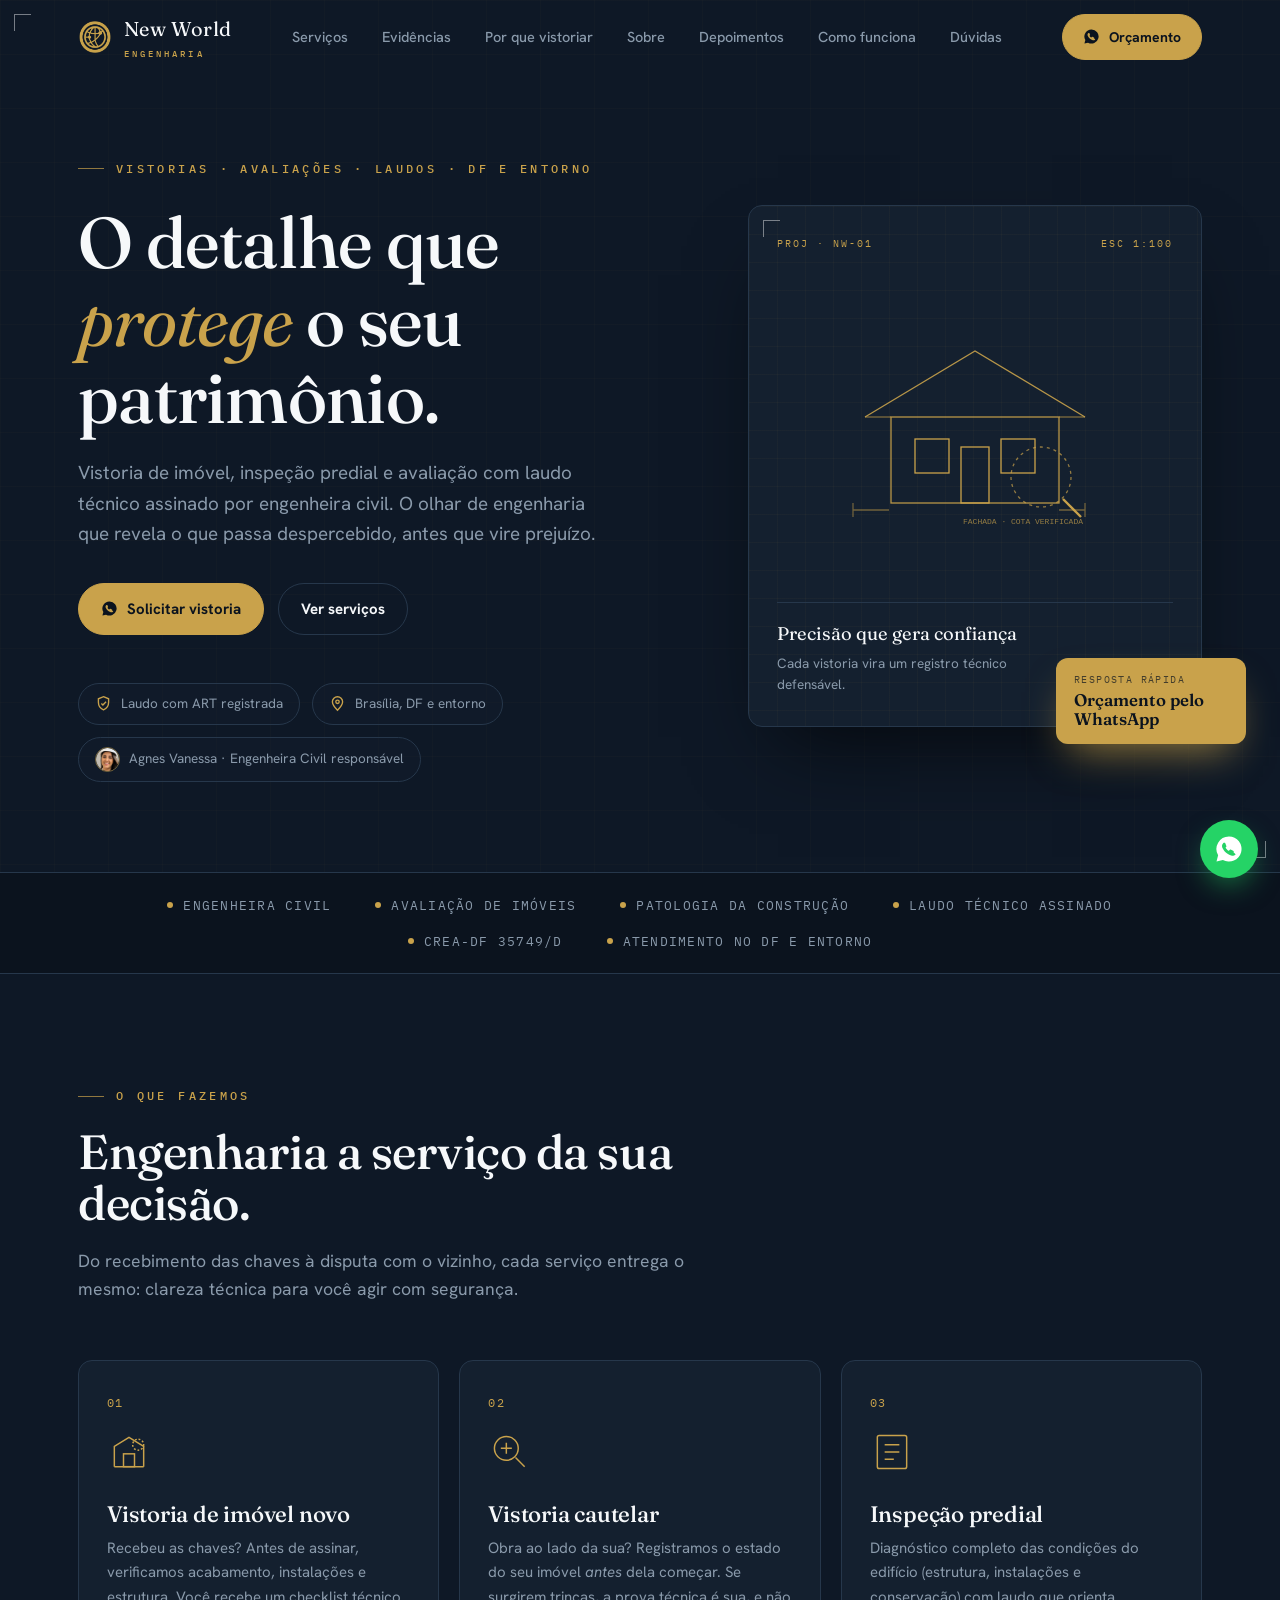
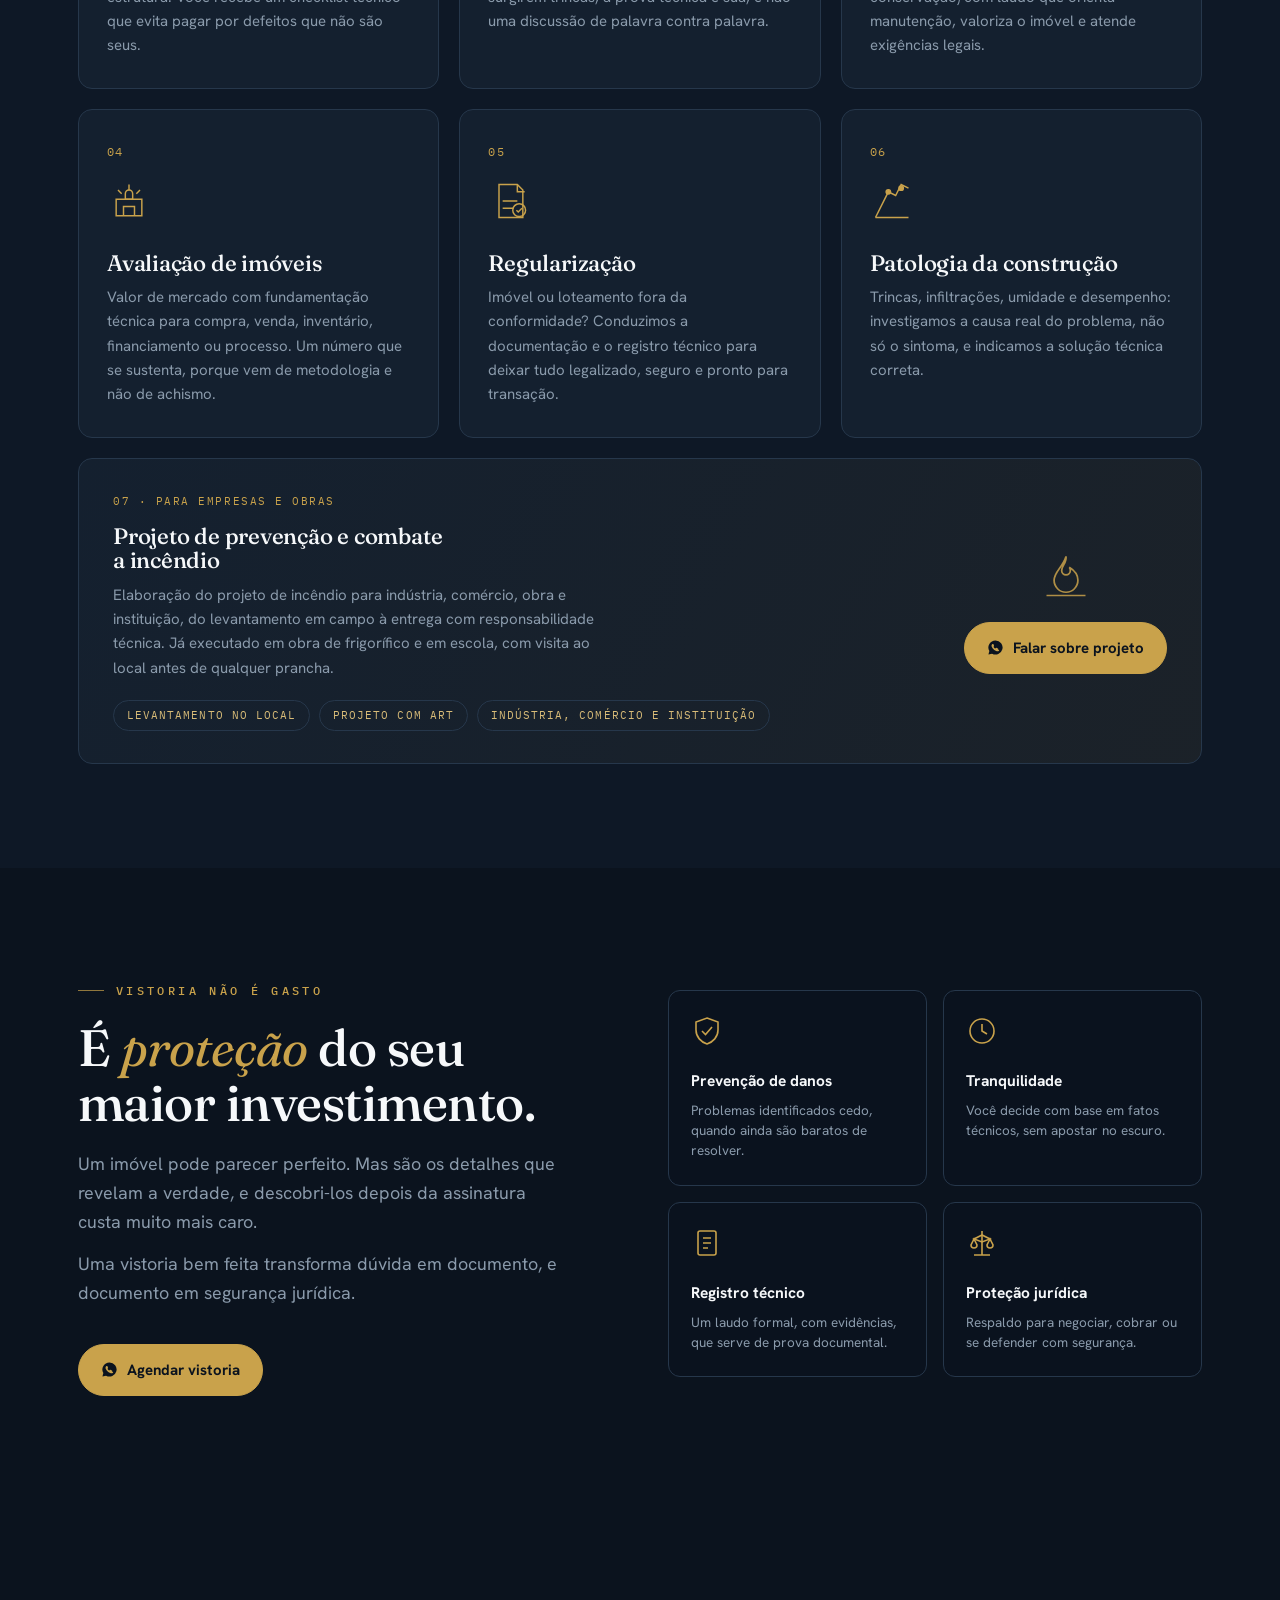
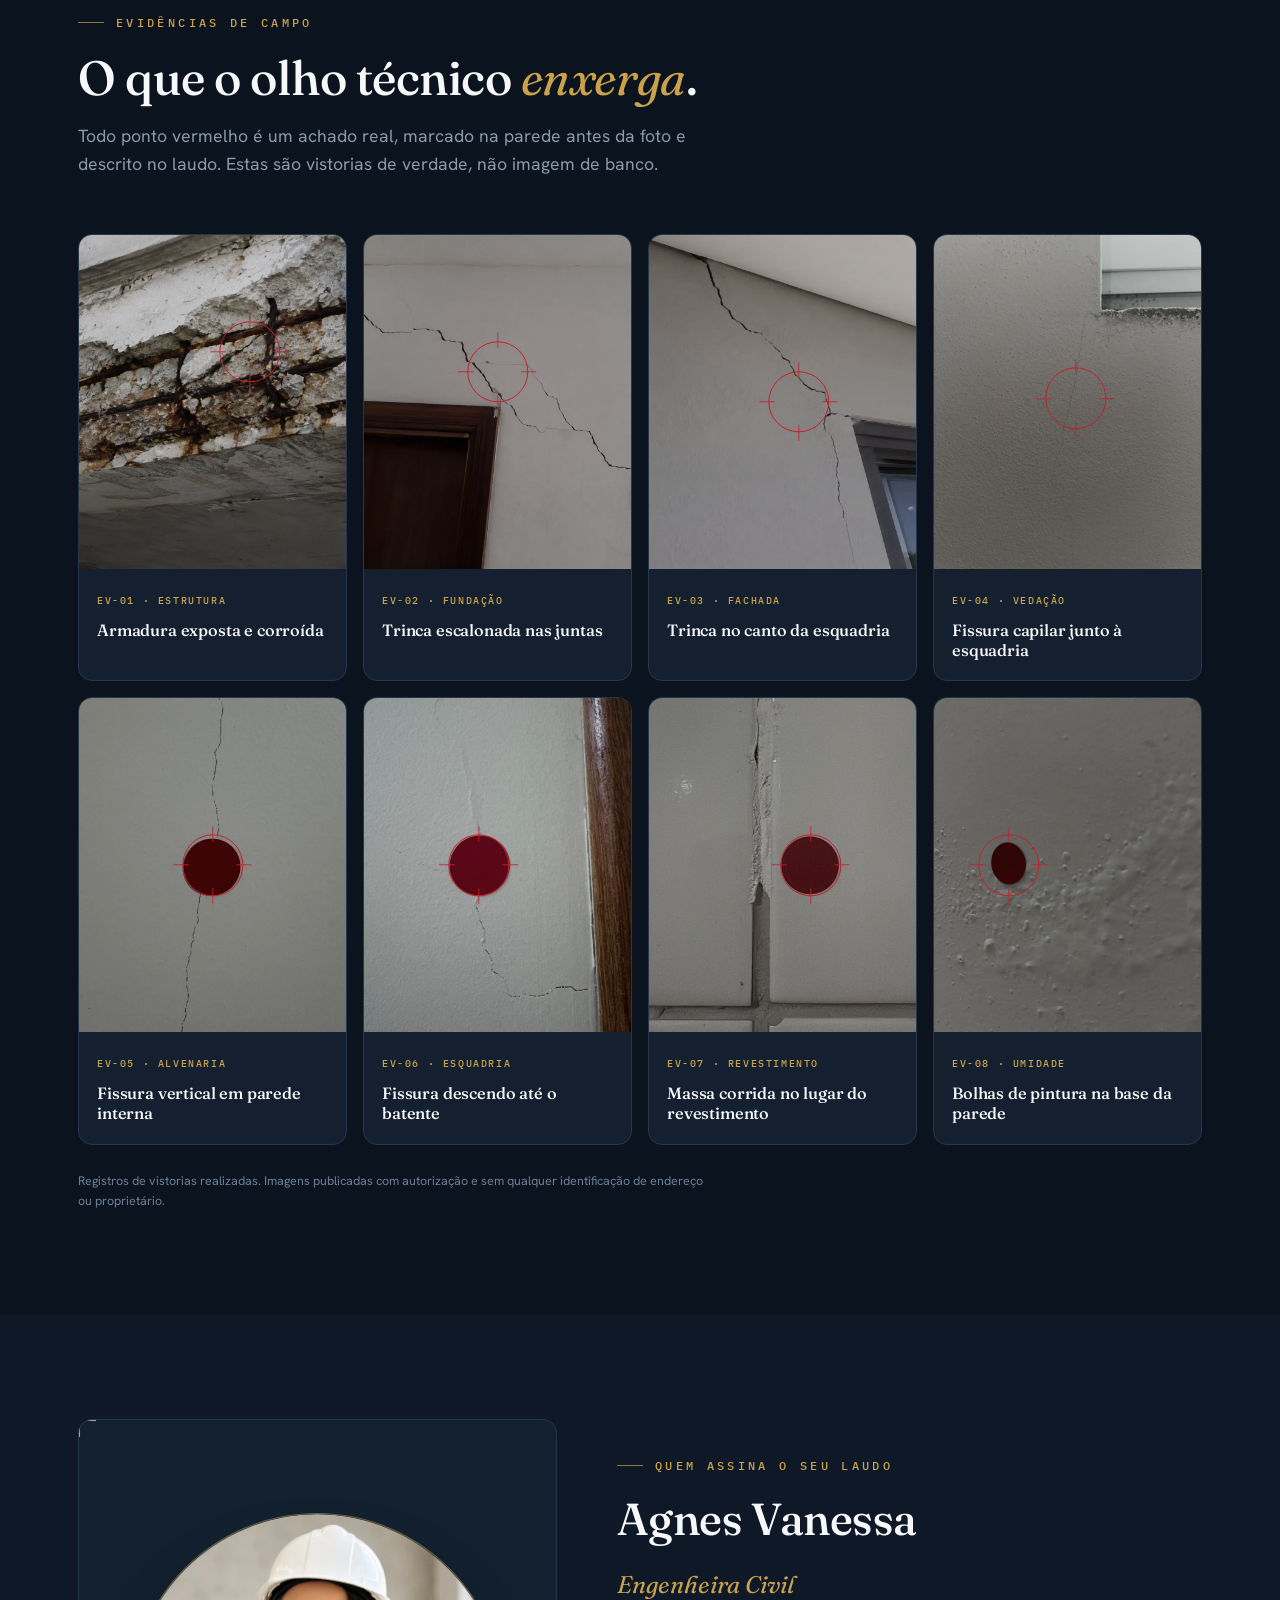
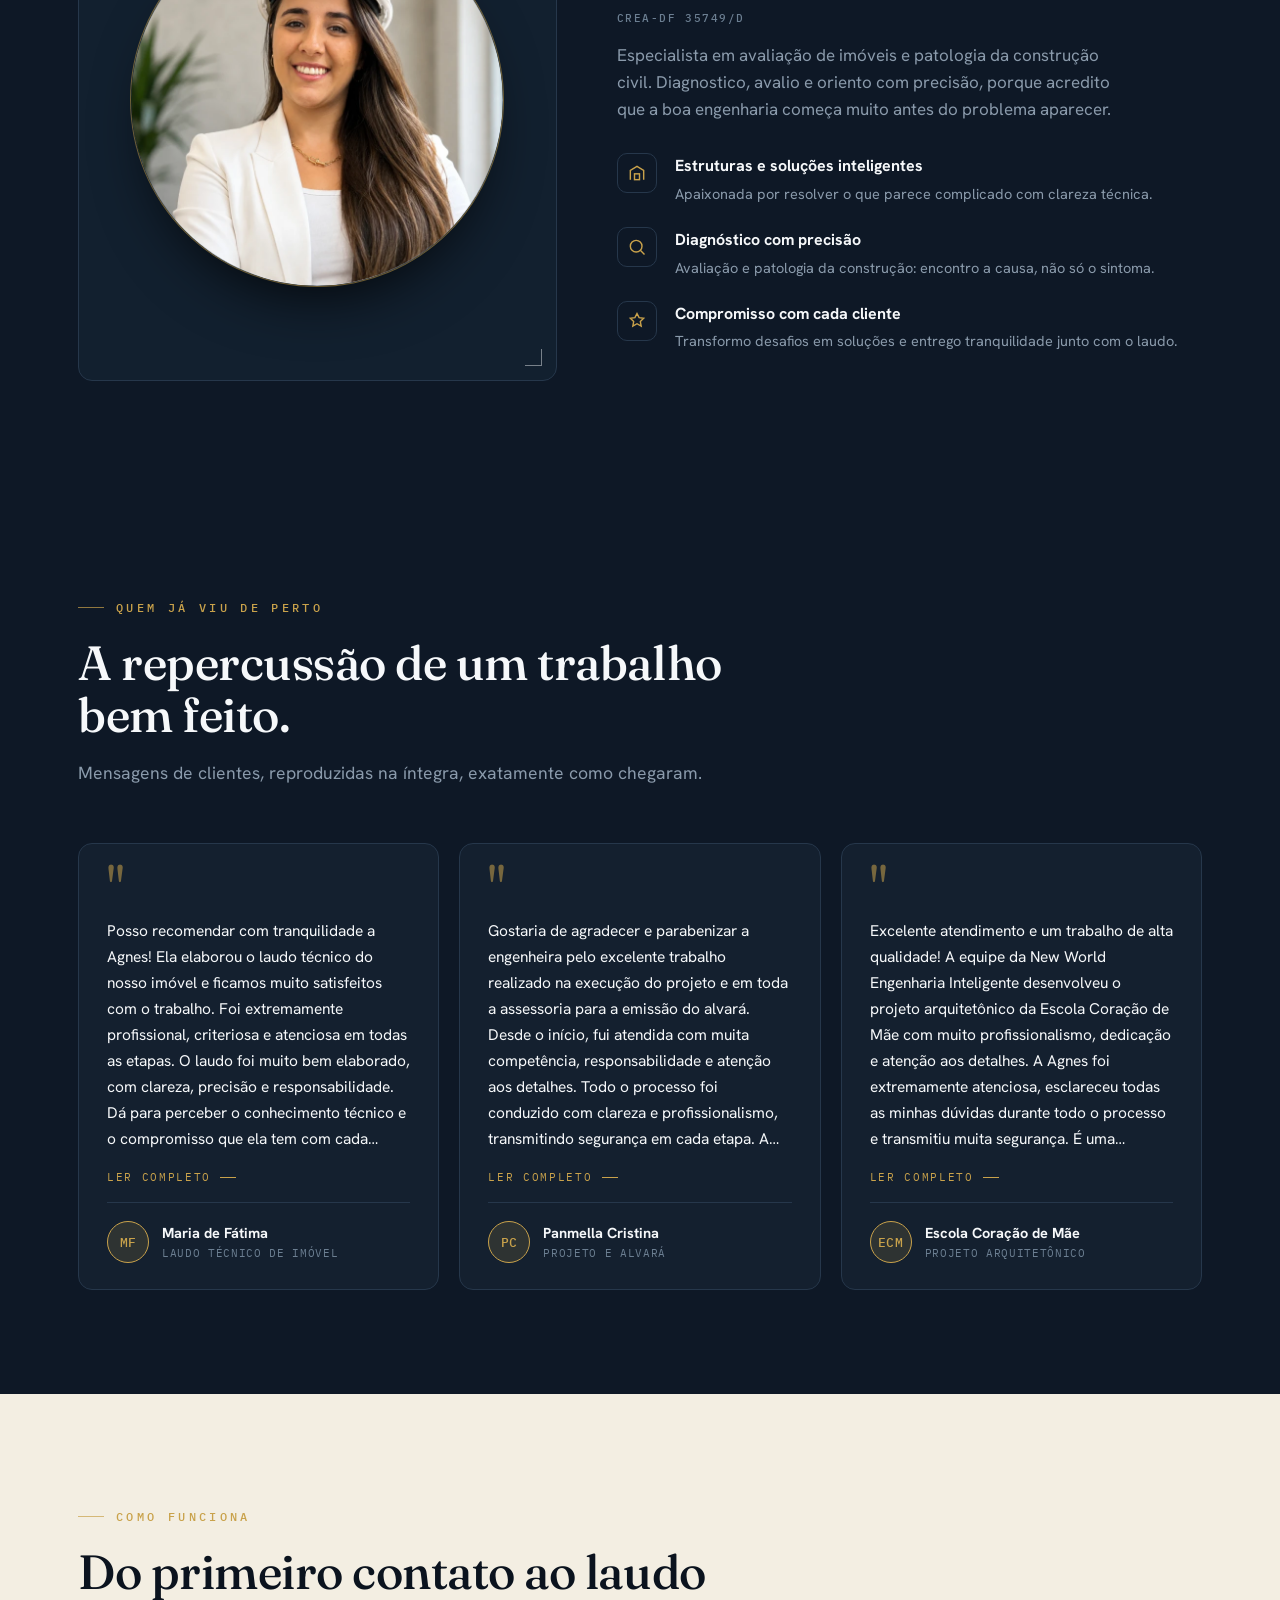
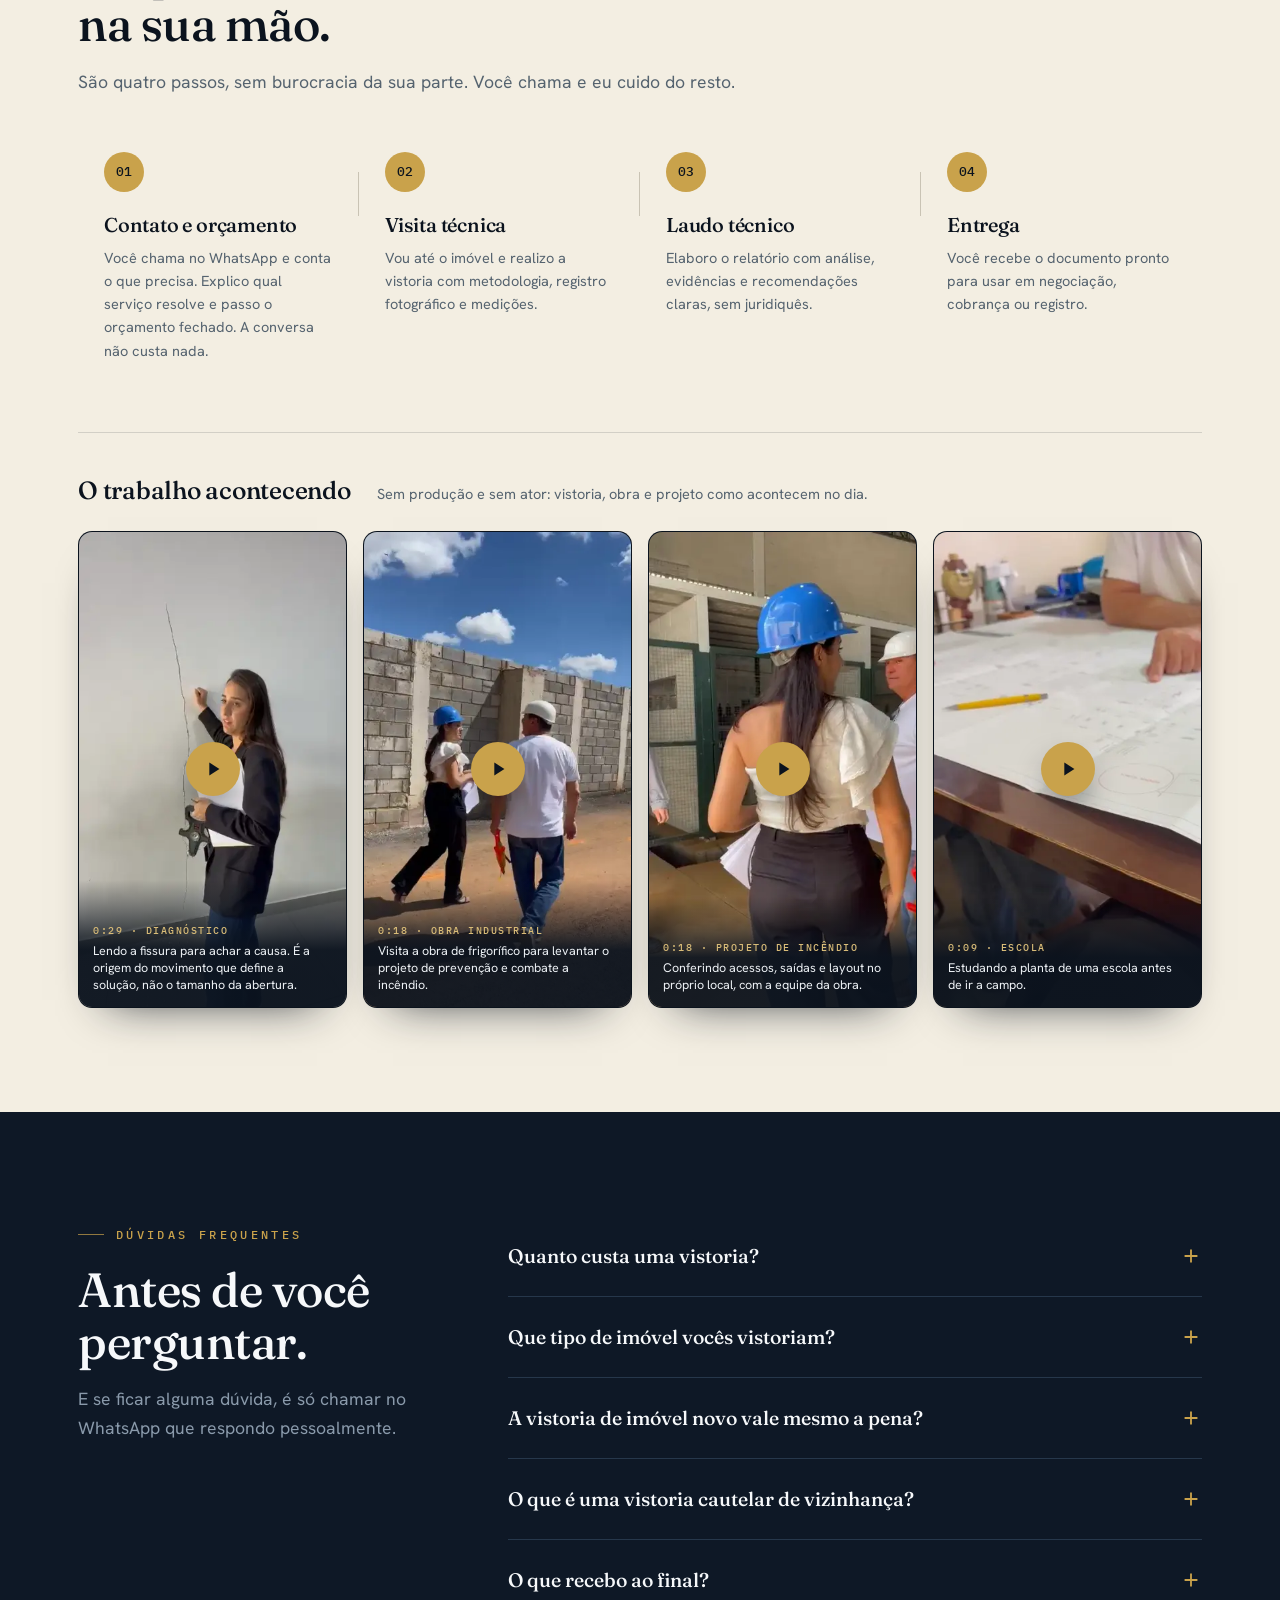
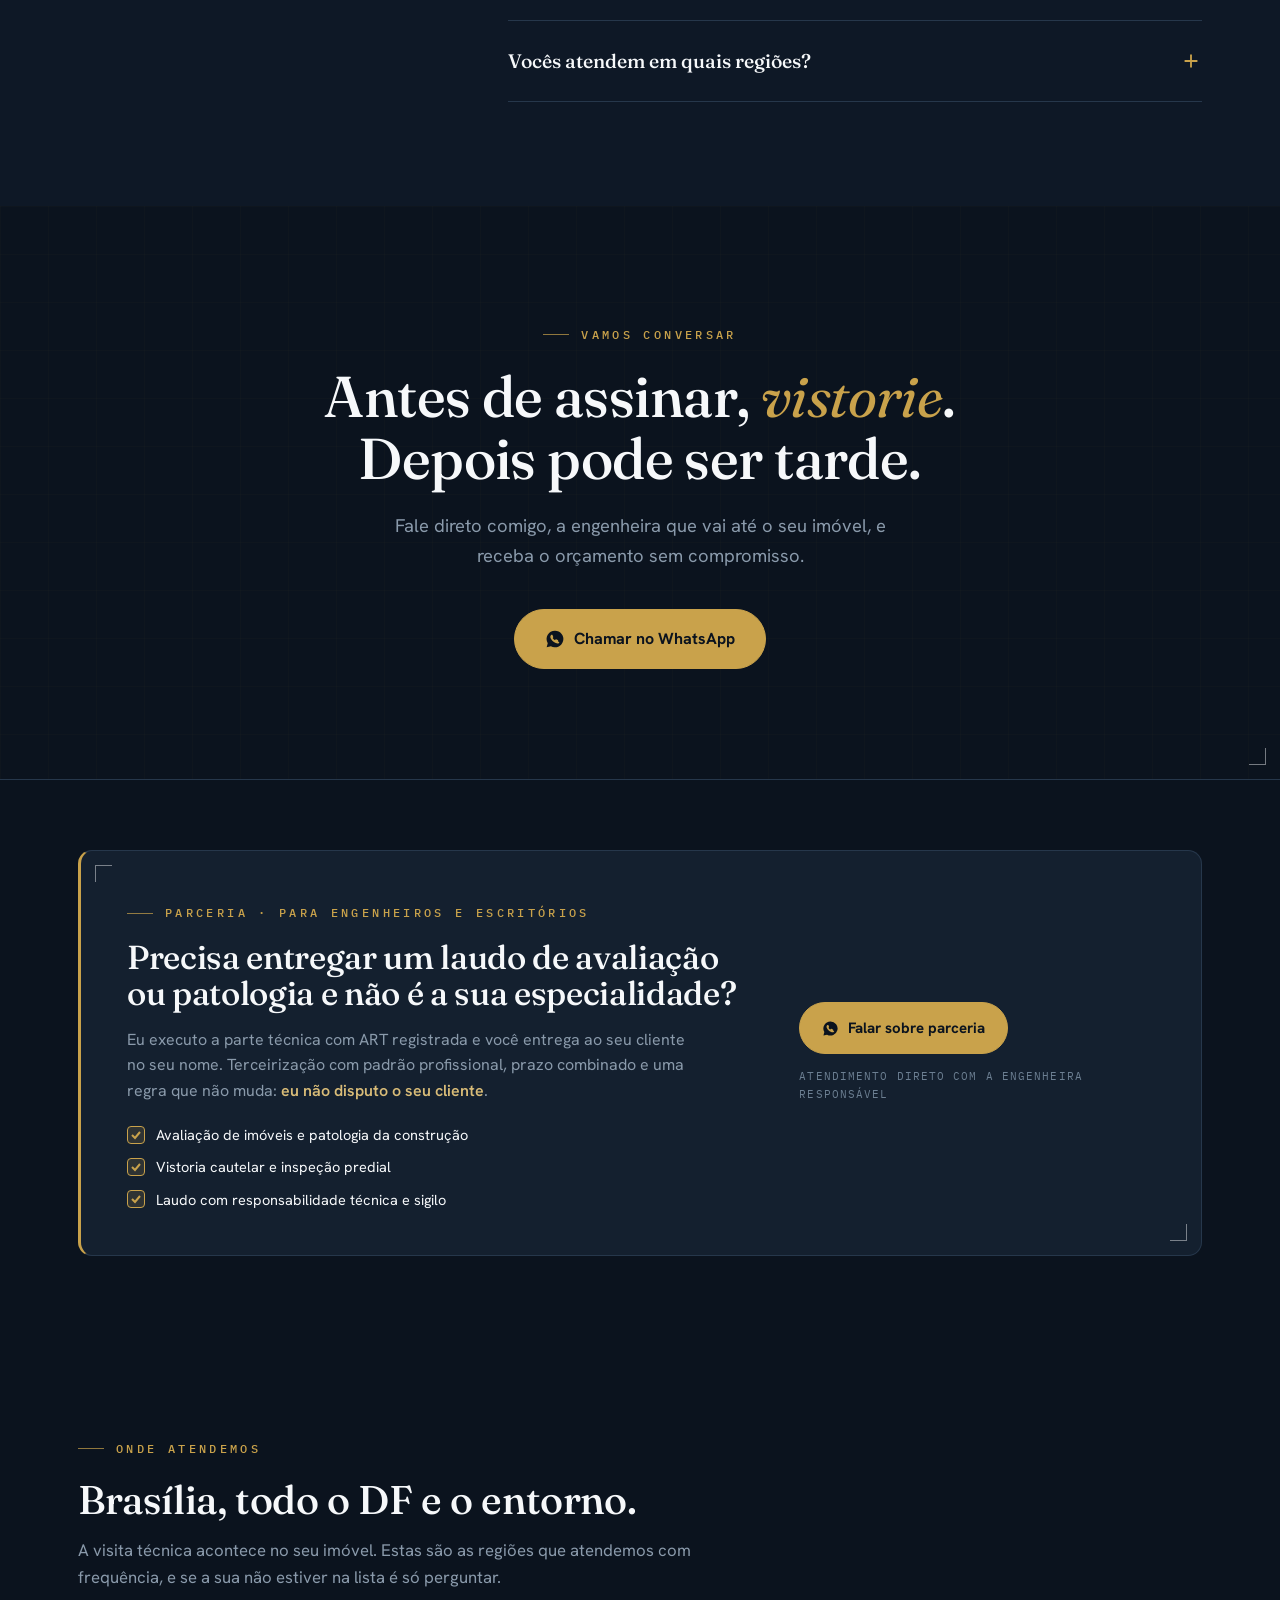
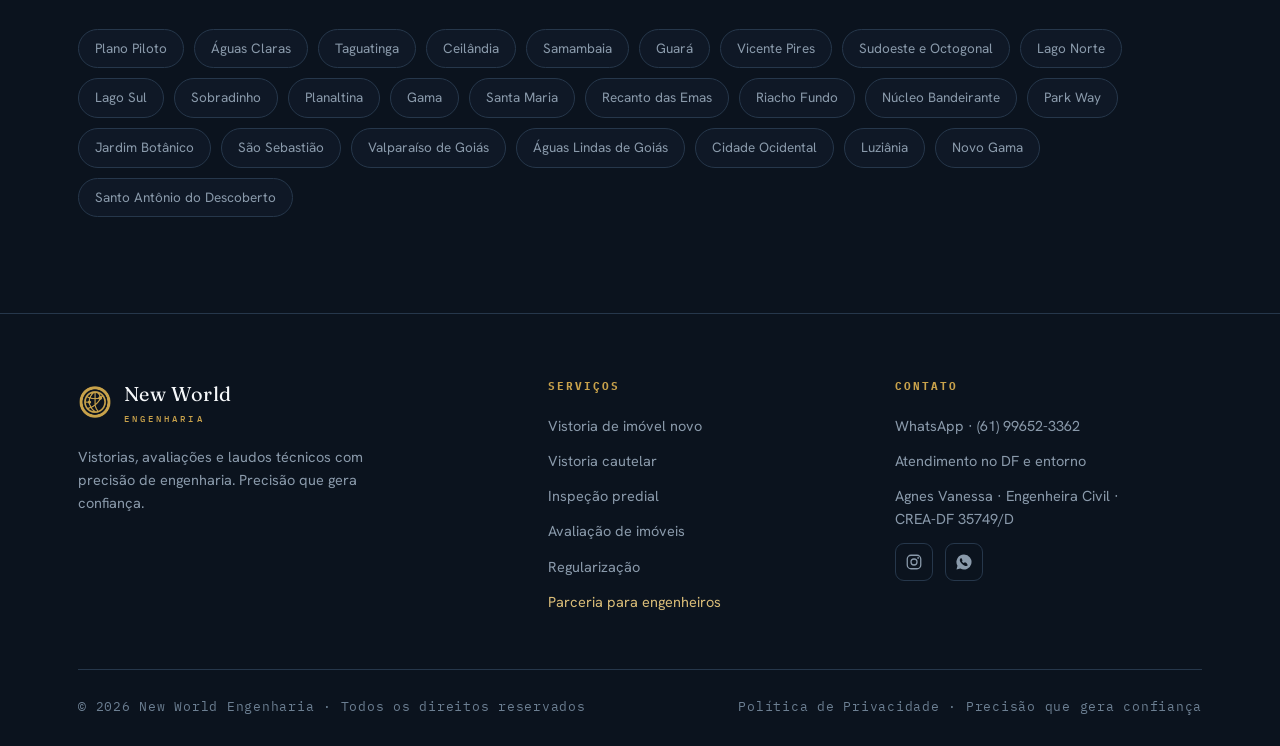
<file: index.html>
<!DOCTYPE html>
<html lang="pt-BR">
<head>
<meta charset="UTF-8">
<meta name="viewport" content="width=device-width, initial-scale=1.0">
<title>Vistoria de Imóvel em Brasília e DF · Laudos e Inspeção Predial</title>
<meta name="description" content="Vistoria de imóvel, inspeção predial, avaliação e projeto de incêndio em Brasília e DF. Laudo com ART por engenheira civil. Orçamento sem compromisso no WhatsApp.">
<meta name="keywords" content="vistoria de imóvel Brasília, vistoria cautelar DF, inspeção predial Brasília, avaliação de imóveis DF, laudo técnico, patologia da construção, regularização de imóveis, projeto de prevenção e combate a incêndio DF, projeto de bombeiro Brasília, engenheira civil DF">
<meta name="author" content="New World Engenharia - Agnes Vanessa">
<meta name="robots" content="index, follow, max-image-preview:large">
<meta name="theme-color" content="#0E1826">
<link rel="canonical" href="https://www.newworldengenharia.com.br/">
<link rel="icon" type="image/png" href="assets/favicon.png">
<link rel="apple-touch-icon" href="assets/apple-touch-icon.png">

<!-- Open Graph (WhatsApp, Facebook, Instagram) -->
<meta property="og:type" content="website">
<meta property="og:locale" content="pt_BR">
<meta property="og:site_name" content="New World Engenharia">
<meta property="og:title" content="New World Engenharia · Vistorias e Laudos Técnicos no DF">
<meta property="og:description" content="O detalhe que protege o seu patrimônio. Vistoria de imóvel, inspeção predial e avaliação com laudo técnico assinado por engenheira civil. DF e entorno.">
<meta property="og:url" content="https://www.newworldengenharia.com.br/">
<meta property="og:image" content="https://www.newworldengenharia.com.br/assets/share-card.jpg">
<meta property="og:image:width" content="1200">
<meta property="og:image:height" content="630">
<meta property="og:image:alt" content="Agnes Vanessa, Engenheira Civil da New World Engenharia. O detalhe que protege o seu patrimônio.">
<meta name="twitter:card" content="summary_large_image">

<!-- Dados estruturados: negocio local + catalogo de servicos.
     E o que o Google le para entender quem atende, o que faz e onde. -->
<script type="application/ld+json">
{
  "@context":"https://schema.org",
  "@type":"ProfessionalService",
  "@id":"https://www.newworldengenharia.com.br/#negocio",
  "name":"New World Engenharia Inteligente",
  "alternateName":"New World Engenharia",
  "description":"Vistoria de imóvel, vistoria cautelar, inspeção predial, avaliação de imóveis, regularização, patologia da construção e projeto de prevenção e combate a incêndio em Brasília, Distrito Federal e entorno. Laudo técnico com ART assinado por engenheira civil.",
  "url":"https://www.newworldengenharia.com.br/",
  "image":"https://www.newworldengenharia.com.br/assets/share-card.jpg",
  "logo":"https://www.newworldengenharia.com.br/assets/favicon.png",
  "telephone":"+5561996523362",
  "knowsLanguage":"pt-BR",
  "founder":{
    "@type":"Person",
    "name":"Agnes Vanessa",
    "jobTitle":"Engenheira Civil",
    "identifier":"CREA-DF 35749/D",
    "image":"https://www.newworldengenharia.com.br/assets/agnes.webp"
  },
  "address":{"@type":"PostalAddress","addressRegion":"DF","addressCountry":"BR"},
  "areaServed":[
    {"@type":"AdministrativeArea","name":"Distrito Federal"},
    {"@type":"City","name":"Brasília"},
    {"@type":"City","name":"Águas Claras"},
    {"@type":"City","name":"Taguatinga"},
    {"@type":"City","name":"Ceilândia"},
    {"@type":"City","name":"Samambaia"},
    {"@type":"City","name":"Guará"},
    {"@type":"City","name":"Vicente Pires"},
    {"@type":"City","name":"Sobradinho"},
    {"@type":"City","name":"Planaltina"},
    {"@type":"City","name":"Gama"},
    {"@type":"City","name":"Santa Maria"},
    {"@type":"City","name":"Valparaíso de Goiás"},
    {"@type":"City","name":"Águas Lindas de Goiás"},
    {"@type":"City","name":"Cidade Ocidental"},
    {"@type":"City","name":"Luziânia"}
  ],
  "sameAs":["https://www.instagram.com/agnesvanessa.eng"],
  "hasOfferCatalog":{
    "@type":"OfferCatalog",
    "name":"Serviços de engenharia",
    "itemListElement":[
      {"@type":"Offer","itemOffered":{"@type":"Service","name":"Vistoria de imóvel novo","description":"Verificação de acabamento, instalações e estrutura antes do recebimento das chaves, com checklist técnico."}},
      {"@type":"Offer","itemOffered":{"@type":"Service","name":"Vistoria cautelar de vizinhança","description":"Registro técnico do estado do imóvel antes do início de uma obra vizinha, como prova documental."}},
      {"@type":"Offer","itemOffered":{"@type":"Service","name":"Inspeção predial","description":"Diagnóstico das condições de estrutura, instalações e conservação do edifício, com laudo técnico."}},
      {"@type":"Offer","itemOffered":{"@type":"Service","name":"Avaliação de imóveis","description":"Valor de mercado com fundamentação técnica para compra, venda, inventário, financiamento ou processo."}},
      {"@type":"Offer","itemOffered":{"@type":"Service","name":"Regularização de imóveis","description":"Documentação e registro técnico para regularização de imóveis e loteamentos."}},
      {"@type":"Offer","itemOffered":{"@type":"Service","name":"Patologia da construção","description":"Investigação da causa de trincas, fissuras, infiltrações e umidade, com indicação da solução técnica."}},
      {"@type":"Offer","itemOffered":{"@type":"Service","name":"Projeto de prevenção e combate a incêndio","description":"Elaboração de projeto de incêndio para empresas, obras e instituições, com responsabilidade técnica."}}
    ]
  }
}
</script>

<!-- Perguntas frequentes: habilita o resultado expansivel do Google -->
<script type="application/ld+json">
{
  "@context":"https://schema.org",
  "@type":"FAQPage",
  "mainEntity":[
    {"@type":"Question","name":"Quanto custa uma vistoria de imóvel?",
     "acceptedAnswer":{"@type":"Answer","text":"O valor depende do tipo de serviço, do tamanho do imóvel e da finalidade do laudo. Uma vistoria de recebimento de apartamento e uma inspeção predial completa são trabalhos de porte diferente. O orçamento é fechado e informado pelo WhatsApp antes de qualquer visita, sem compromisso e sem cobrança pela consulta."}},
    {"@type":"Question","name":"Que tipo de imóvel vocês vistoriam?",
     "acceptedAnswer":{"@type":"Answer","text":"Residenciais e comerciais: apartamentos, casas, salas, lojas e edifícios. Também atendemos obras industriais e instituições, como escolas, em projetos de prevenção e combate a incêndio."}},
    {"@type":"Question","name":"A vistoria de imóvel novo vale mesmo a pena?",
     "acceptedAnswer":{"@type":"Answer","text":"Sim. Um imóvel pode parecer perfeito e esconder problemas de acabamento, instalação ou estrutura. Identificá-los antes de assinar o recebimento evita que você herde defeitos que são responsabilidade da construtora."}},
    {"@type":"Question","name":"O que é uma vistoria cautelar de vizinhança?",
     "acceptedAnswer":{"@type":"Answer","text":"É o registro técnico do estado do seu imóvel antes de uma obra vizinha começar. Se aparecerem trincas ou danos durante a construção ao lado, você tem prova documental de que não existiam antes, o que muda completamente uma eventual disputa."}},
    {"@type":"Question","name":"O que recebo ao final da vistoria?",
     "acceptedAnswer":{"@type":"Answer","text":"Um laudo técnico com registro fotográfico, análise das condições encontradas e recomendações práticas. Um documento formal que você pode usar em negociações, cobranças ou processos."}},
    {"@type":"Question","name":"Vocês atendem em quais regiões?",
     "acceptedAnswer":{"@type":"Answer","text":"Brasília, todas as regiões administrativas do Distrito Federal e cidades do entorno, incluindo Águas Claras, Taguatinga, Ceilândia, Samambaia, Guará, Vicente Pires, Sobradinho, Planaltina, Gama, Santa Maria, Valparaíso de Goiás, Águas Lindas de Goiás, Cidade Ocidental e Luziânia."}}
  ]
}
</script>

<link rel="preconnect" href="https://fonts.googleapis.com">
<link rel="preconnect" href="https://fonts.gstatic.com" crossorigin>
<link href="https://fonts.googleapis.com/css2?family=Fraunces:ital,opsz,wght@0,9..144,400;0,9..144,500;0,9..144,600;1,9..144,400&family=Hanken+Grotesk:wght@400;500;600;700&family=IBM+Plex+Mono:wght@400;500&display=swap" rel="stylesheet">
<link rel="stylesheet" href="styles.css">
</head>
<body>

<!-- ============ NAV ============ -->
<header id="hdr">
  <div class="wrap nav">
    <a href="#top" class="brand">
      <img class="globe" src="assets/logo-mark.webp" width="128" height="128" alt="" decoding="async">
      <span>New World<small>Engenharia</small></span>
    </a>
    <nav class="navlinks" id="navlinks">
      <a href="#servicos">Serviços</a>
      <a href="#evidencias">Evidências</a>
      <a href="#protecao" class="nav-md">Por que vistoriar</a>
      <a href="#sobre">Sobre</a>
      <a href="#depoimentos">Depoimentos</a>
      <a href="#processo">Como funciona</a>
      <a href="#faq">Dúvidas</a>
    </nav>
    <a class="btn" href="https://wa.me/5561996523362?text=Ol%C3%A1%20Agnes!%20Gostaria%20de%20um%20or%C3%A7amento." target="_blank" rel="noopener">
      <svg viewBox="0 0 24 24" fill="currentColor"><path d="M12 2a10 10 0 0 0-8.7 15l-1.3 5 5.1-1.3A10 10 0 1 0 12 2zm5.3 14.1c-.2.6-1.3 1.2-1.8 1.2-.5.1-1 .1-1.7-.1-.4-.1-.9-.3-1.6-.6-2.8-1.2-4.6-4-4.7-4.2-.1-.2-1.1-1.5-1.1-2.8 0-1.3.7-2 .9-2.3.2-.2.5-.3.7-.3h.5c.2 0 .4 0 .6.5l.8 2c.1.1.1.3 0 .5l-.4.6c-.2.2-.3.4-.1.6.6 1 1.3 1.6 2.2 2.1.2.1.4.1.5-.1l.6-.7c.2-.2.3-.2.6-.1l2 .9c.2.1.4.2.4.3.1.2.1.6-.1 1z"/></svg>
      Orçamento
    </a>
    <button class="menu-toggle" id="menuBtn" aria-label="Menu"><span></span><span></span><span></span></button>
  </div>
</header>

<span id="top"></span>

<!-- ============ HERO ============ -->
<section class="hero reg">
  <div class="hero-grid-bg"></div>
  <div class="wrap">
    <div class="hero-inner">
      <div class="hero-copy">
        <span class="eyebrow">Vistorias · Avaliações · Laudos · DF e entorno</span>
        <h1>O detalhe que <em>protege</em> o seu patrimônio.</h1>
        <p class="lead">Vistoria de imóvel, inspeção predial e avaliação com laudo técnico assinado por engenheira civil. O olhar de engenharia que revela o que passa despercebido, antes que vire prejuízo.</p>
        <div class="hero-cta">
          <a class="btn" href="https://wa.me/5561996523362?text=Ol%C3%A1%20Agnes!%20Gostaria%20de%20solicitar%20uma%20vistoria." target="_blank" rel="noopener">
            <svg viewBox="0 0 24 24" fill="currentColor"><path d="M12 2a10 10 0 0 0-8.7 15l-1.3 5 5.1-1.3A10 10 0 1 0 12 2zm5.3 14.1c-.2.6-1.3 1.2-1.8 1.2-.5.1-1 .1-1.7-.1-.4-.1-.9-.3-1.6-.6-2.8-1.2-4.6-4-4.7-4.2-.1-.2-1.1-1.5-1.1-2.8 0-1.3.7-2 .9-2.3.2-.2.5-.3.7-.3h.5c.2 0 .4 0 .6.5l.8 2c.1.1.1.3 0 .5l-.4.6c-.2.2-.3.4-.1.6.6 1 1.3 1.6 2.2 2.1.2.1.4.1.5-.1l.6-.7c.2-.2.3-.2.6-.1l2 .9c.2.1.4.2.4.3.1.2.1.6-.1 1z"/></svg>
            Solicitar vistoria
          </a>
          <a class="btn ghost" href="#servicos">Ver serviços</a>
        </div>
        <div class="hero-trust">
          <!-- Dica: se a Agnes tiver um numero real de vistorias/anos, troque um destes chips por ele. Ex.: "+300 vistorias realizadas" -->
          <span class="chip"><svg viewBox="0 0 20 20" fill="none" stroke="currentColor" stroke-width="1.6"><path d="M10 2l6 2.5v4C16 13 13.5 16 10 17.5 6.5 16 4 13 4 8.5v-4z"/><path d="M7.5 10l1.8 1.8L13 8"/></svg>Laudo com ART registrada</span>
          <span class="chip"><svg viewBox="0 0 20 20" fill="none" stroke="currentColor" stroke-width="1.6"><path d="M10 2C6.7 2 4 4.7 4 8c0 4 6 10 6 10s6-6 6-10c0-3.3-2.7-6-6-6z"/><circle cx="10" cy="8" r="2"/></svg>Brasília, DF e entorno</span>
          <span class="chip"><img class="chip-av" src="assets/agnes-avatar.webp" width="240" height="240" decoding="async" alt="">Agnes Vanessa · Engenheira Civil responsável</span>
        </div>
      </div>

      <div class="hero-visual">
        <div class="blueprint reg">
          <div class="bp-grid"></div>
          <div class="bp-tag"><span>PROJ · NW-01</span><span>ESC 1:100</span></div>
          <div class="bp-house">
            <svg viewBox="0 0 260 200" fill="none" stroke="var(--gold)" stroke-width="1.3">
              <path d="M20 90 L130 24 L240 90" stroke-opacity=".9"/>
              <rect x="46" y="90" width="168" height="86" stroke-opacity=".9"/>
              <rect x="70" y="112" width="34" height="34"/>
              <rect x="156" y="112" width="34" height="34"/>
              <rect x="116" y="120" width="28" height="56"/>
              <path d="M20 90 L46 90 M214 90 L240 90" stroke-opacity=".5"/>
              <circle cx="196" cy="150" r="30" stroke-dasharray="3 4" stroke-opacity=".7"/>
              <path d="M218 172 L236 190" stroke-width="2.4"/>
              <path d="M8 176 L8 190 M8 183 L44 183 M240 176 L240 190 M240 183 L214 183" stroke-opacity=".5"/>
              <text x="118" y="197" fill="var(--gold)" font-size="8" font-family="monospace" stroke="none" opacity=".7">FACHADA · COTA VERIFICADA</text>
            </svg>
          </div>
          <div class="bp-foot">
            <div class="t">Precisão que gera confiança</div>
            <div class="s">Cada vistoria vira um registro técnico defensável.</div>
          </div>
        </div>
        <div class="bp-badge">
          <div class="bt">Resposta rápida</div>
          <div class="bv">Orçamento pelo WhatsApp</div>
        </div>
      </div>
    </div>
  </div>
</section>

<!-- ============ CREDENTIAL STRIP ============ -->
<div class="strip">
  <div class="wrap">
    <span>Engenheira Civil</span>
    <span>Avaliação de imóveis</span>
    <span>Patologia da construção</span>
    <span>Laudo técnico assinado</span>
    <span class="nowrap">CREA-DF 35749/D</span>
    <span>Atendimento no DF e entorno</span>
  </div>
</div>

<!-- ============ SERVICES ============ -->
<section class="sec" id="servicos">
  <div class="wrap">
    <div class="sec-head rev">
      <span class="eyebrow">O que fazemos</span>
      <h2>Engenharia a serviço da sua decisão.</h2>
      <p>Do recebimento das chaves à disputa com o vizinho, cada serviço entrega o mesmo: clareza técnica para você agir com segurança.</p>
    </div>
    <div class="svc-grid">

      <div class="svc rev">
        <div class="num">01</div>
        <svg class="ico" viewBox="0 0 48 48" fill="none" stroke="currentColor" stroke-width="1.6">
          <path d="M8 40V18l16-10 16 10v22"/><rect x="18" y="26" width="12" height="14"/><path d="M8 40h32"/>
          <circle cx="34" cy="16" r="6" stroke-dasharray="2 2"/>
        </svg>
        <h3>Vistoria de imóvel novo</h3>
        <p>Recebeu as chaves? Antes de assinar, verificamos acabamento, instalações e estrutura. Você recebe um checklist técnico que evita pagar por defeitos que não são seus.</p>
      </div>

      <div class="svc rev">
        <div class="num">02</div>
        <svg class="ico" viewBox="0 0 48 48" fill="none" stroke="currentColor" stroke-width="1.6">
          <circle cx="20" cy="20" r="13"/><path d="M30 30l10 10"/><path d="M20 14v12M14 20h12"/>
        </svg>
        <h3>Vistoria cautelar</h3>
        <p>Obra ao lado da sua? Registramos o estado do seu imóvel <em>antes</em> dela começar. Se surgirem trincas, a prova técnica é sua, e não uma discussão de palavra contra palavra.</p>
      </div>

      <div class="svc rev">
        <div class="num">03</div>
        <svg class="ico" viewBox="0 0 48 48" fill="none" stroke="currentColor" stroke-width="1.6">
          <rect x="8" y="6" width="32" height="36" rx="2"/><path d="M16 16h16M16 24h16M16 32h10"/>
        </svg>
        <h3>Inspeção predial</h3>
        <p>Diagnóstico completo das condições do edifício (estrutura, instalações e conservação) com laudo que orienta manutenção, valoriza o imóvel e atende exigências legais.</p>
      </div>

      <div class="svc rev">
        <div class="num">04</div>
        <svg class="ico" viewBox="0 0 48 48" fill="none" stroke="currentColor" stroke-width="1.6">
          <path d="M24 6v6M12 12l4 4M36 12l-4 4"/><path d="M10 40V22h28v18z"/><path d="M18 40V30h12v10"/>
          <path d="M24 12a4 4 0 0 1 4 4v6H20v-6a4 4 0 0 1 4-4z"/>
        </svg>
        <h3>Avaliação de imóveis</h3>
        <p>Valor de mercado com fundamentação técnica para compra, venda, inventário, financiamento ou processo. Um número que se sustenta, porque vem de metodologia e não de achismo.</p>
      </div>

      <div class="svc rev">
        <div class="num">05</div>
        <svg class="ico" viewBox="0 0 48 48" fill="none" stroke="currentColor" stroke-width="1.6">
          <path d="M14 6h20l6 6v30H14z" transform="translate(-2 0)"/><path d="M32 6v8h8"/><path d="M16 24h16M16 32h12"/>
          <circle cx="34" cy="34" r="7"/><path d="M31 34l2 2 4-4"/>
        </svg>
        <h3>Regularização</h3>
        <p>Imóvel ou loteamento fora da conformidade? Conduzimos a documentação e o registro técnico para deixar tudo legalizado, seguro e pronto para transação.</p>
      </div>

      <div class="svc rev">
        <div class="num">06</div>
        <svg class="ico" viewBox="0 0 48 48" fill="none" stroke="currentColor" stroke-width="1.6">
          <path d="M6 42L20 14l8 4 6-12 8 4"/><circle cx="20" cy="14" r="2.4" fill="currentColor"/>
          <circle cx="34" cy="10" r="2.4" fill="currentColor"/><path d="M6 42h36"/>
        </svg>
        <h3>Patologia da construção</h3>
        <p>Trincas, infiltrações, umidade e desempenho: investigamos a causa real do problema, não só o sintoma, e indicamos a solução técnica correta.</p>
      </div>

      <!-- Serviço para empresa: card largo porque é outro público e outro ticket -->
      <div class="svc svc-wide rev">
        <div class="svc-wide-copy">
          <div class="num">07 · Para empresas e obras</div>
          <h3>Projeto de prevenção e combate a incêndio</h3>
          <p>Elaboração do projeto de incêndio para indústria, comércio, obra e instituição, do levantamento em campo à entrega com responsabilidade técnica. Já executado em obra de frigorífico e em escola, com visita ao local antes de qualquer prancha.</p>
          <div class="svc-wide-tags">
            <span>Levantamento no local</span>
            <span>Projeto com ART</span>
            <span>Indústria, comércio e instituição</span>
          </div>
        </div>
        <div class="svc-wide-cta">
          <svg class="ico" viewBox="0 0 48 48" fill="none" stroke="currentColor" stroke-width="1.6">
            <path d="M24 6c1 6-4 8-4 13a4 4 0 0 0 8 0c0-2-1-3-1-3 5 3 8 7 8 12a11 11 0 0 1-22 0c0-8 8-12 11-22z"/>
            <path d="M6 42h36"/>
          </svg>
          <a class="btn" href="https://wa.me/5561996523362?text=Ol%C3%A1%20Agnes!%20Preciso%20de%20um%20projeto%20de%20preven%C3%A7%C3%A3o%20e%20combate%20a%20inc%C3%AAndio." target="_blank" rel="noopener">
            <svg viewBox="0 0 24 24" fill="currentColor"><path d="M12 2a10 10 0 0 0-8.7 15l-1.3 5 5.1-1.3A10 10 0 1 0 12 2zm5.3 14.1c-.2.6-1.3 1.2-1.8 1.2-.5.1-1 .1-1.7-.1-.4-.1-.9-.3-1.6-.6-2.8-1.2-4.6-4-4.7-4.2-.1-.2-1.1-1.5-1.1-2.8 0-1.3.7-2 .9-2.3.2-.2.5-.3.7-.3h.5c.2 0 .4 0 .6.5l.8 2c.1.1.1.3 0 .5l-.4.6c-.2.2-.3.4-.1.6.6 1 1.3 1.6 2.2 2.1.2.1.4.1.5-.1l.6-.7c.2-.2.3-.2.6-.1l2 .9c.2.1.4.2.4.3.1.2.1.6-.1 1z"/></svg>
            Falar sobre projeto
          </a>
        </div>
      </div>

    </div>
  </div>
</section>

<!-- ============ PROTECTION ============ -->
<section class="protect sec" id="protecao">
  <div class="wrap">
    <div class="pill-grid">
      <div class="rev">
        <span class="eyebrow">Vistoria não é gasto</span>
        <h2>É <em>proteção</em> do seu maior investimento.</h2>
        <p class="big">Um imóvel pode parecer perfeito. Mas são os detalhes que revelam a verdade, e descobri-los depois da assinatura custa muito mais caro.</p>
        <p class="big">Uma vistoria bem feita transforma dúvida em documento, e documento em segurança jurídica.</p>
        <a class="btn" style="margin-top:22px" href="https://wa.me/5561996523362?text=Ol%C3%A1%20Agnes!%20Quero%20agendar%20uma%20vistoria." target="_blank" rel="noopener">
          <svg viewBox="0 0 24 24" fill="currentColor"><path d="M12 2a10 10 0 0 0-8.7 15l-1.3 5 5.1-1.3A10 10 0 1 0 12 2zm5.3 14.1c-.2.6-1.3 1.2-1.8 1.2-.5.1-1 .1-1.7-.1-.4-.1-.9-.3-1.6-.6-2.8-1.2-4.6-4-4.7-4.2-.1-.2-1.1-1.5-1.1-2.8 0-1.3.7-2 .9-2.3.2-.2.5-.3.7-.3h.5c.2 0 .4 0 .6.5l.8 2c.1.1.1.3 0 .5l-.4.6c-.2.2-.3.4-.1.6.6 1 1.3 1.6 2.2 2.1.2.1.4.1.5-.1l.6-.7c.2-.2.3-.2.6-.1l2 .9c.2.1.4.2.4.3.1.2.1.6-.1 1z"/></svg>
          Agendar vistoria
        </a>
      </div>
      <div class="pillars rev">
        <div class="pillar">
          <svg class="pi" viewBox="0 0 32 32" fill="none" stroke="currentColor" stroke-width="1.6"><path d="M16 3l11 4v8c0 7-5 12-11 14C10 27 5 22 5 15V7z"/><path d="M11 16l3.5 3.5L21 12"/></svg>
          <h4>Prevenção de danos</h4>
          <p>Problemas identificados cedo, quando ainda são baratos de resolver.</p>
        </div>
        <div class="pillar">
          <svg class="pi" viewBox="0 0 32 32" fill="none" stroke="currentColor" stroke-width="1.6"><circle cx="16" cy="16" r="12"/><path d="M16 9v7l5 3"/></svg>
          <h4>Tranquilidade</h4>
          <p>Você decide com base em fatos técnicos, sem apostar no escuro.</p>
        </div>
        <div class="pillar">
          <svg class="pi" viewBox="0 0 32 32" fill="none" stroke="currentColor" stroke-width="1.6"><rect x="7" y="4" width="18" height="24" rx="2"/><path d="M12 11h8M12 16h8M12 21h5"/></svg>
          <h4>Registro técnico</h4>
          <p>Um laudo formal, com evidências, que serve de prova documental.</p>
        </div>
        <div class="pillar">
          <svg class="pi" viewBox="0 0 32 32" fill="none" stroke="currentColor" stroke-width="1.6"><path d="M16 4v24M8 28h16"/><path d="M16 8l-8 4 8 3 8-3z"/><path d="M8 12l-3 6a3 3 0 0 0 6 0zM24 12l-3 6a3 3 0 0 0 6 0z"/></svg>
          <h4>Proteção jurídica</h4>
          <p>Respaldo para negociar, cobrar ou se defender com segurança.</p>
        </div>
      </div>
    </div>
  </div>
</section>

<!-- ============ EVIDÊNCIAS ============ -->
<!-- Cada card usa --mx/--my para posicionar o alvo em cima do defeito real da foto.
     Nas fotos que já têm o adesivo vermelho, o anel cai exatamente sobre ele. -->
<section class="sec evid" id="evidencias">
  <div class="wrap">
    <div class="sec-head rev">
      <span class="eyebrow">Evidências de campo</span>
      <h2>O que o olho técnico <em>enxerga</em>.</h2>
      <p>Todo ponto vermelho é um achado real, marcado na parede antes da foto e descrito no laudo. Estas são vistorias de verdade, não imagem de banco.</p>
    </div>

    <div class="ev-rail">

      <article class="ev rev" tabindex="0" style="--mx:64%;--my:35%">
        <div class="ev-top">
          <div class="ev-ph">
            <img src="assets/ev-01.webp" width="880" height="1100" loading="lazy" decoding="async" alt="Viga de concreto com o cobrimento desprendido e a armadura de aço exposta e corroída">
            <span class="ev-mark" aria-hidden="true"></span>
          </div>
          <div class="ev-read"><p>O cobrimento se desprendeu e o aço ficou exposto ao ar. A ferrugem expande, empurra o concreto e acelera o próprio processo. Aqui não é estética: é perda de seção resistente.</p></div>
        </div>
        <div class="ev-body"><span class="ev-tag">EV-01 · Estrutura</span><h3>Armadura exposta e corroída</h3></div>
      </article>

      <article class="ev rev" tabindex="0" style="--mx:50%;--my:41%">
        <div class="ev-top">
          <div class="ev-ph">
            <img src="assets/ev-02.webp" width="880" height="1100" loading="lazy" decoding="async" alt="Trinca escalonada em parede interna, descendo do teto até a janela e passando pelo batente da porta">
            <span class="ev-mark" aria-hidden="true"></span>
          </div>
          <div class="ev-read"><p>Desce em degraus acompanhando as fiadas de bloco e abre justamente nos cantos de porta e janela. Esse desenho é assinatura de recalque de fundação, não de acabamento mal feito.</p></div>
        </div>
        <div class="ev-body"><span class="ev-tag">EV-02 · Fundação</span><h3>Trinca escalonada nas juntas</h3></div>
      </article>

      <article class="ev rev" tabindex="0" style="--mx:56%;--my:50%">
        <div class="ev-top">
          <div class="ev-ph">
            <img src="assets/ev-03.webp" width="880" height="1100" loading="lazy" decoding="async" alt="Trinca diagonal na fachada, do beiral até o canto superior da esquadria da janela">
            <span class="ev-mark" aria-hidden="true"></span>
          </div>
          <div class="ev-read"><p>O canto da janela concentra tensão e é onde a alvenaria cede primeiro. Do lado de fora, a abertura deixa de ser só trinca e vira caminho de água para dentro da parede.</p></div>
        </div>
        <div class="ev-body"><span class="ev-tag">EV-03 · Fachada</span><h3>Trinca no canto da esquadria</h3></div>
      </article>

      <article class="ev rev" tabindex="0" style="--mx:53%;--my:49%">
        <div class="ev-top">
          <div class="ev-ph">
            <img src="assets/ev-04.webp" width="880" height="1100" loading="lazy" decoding="async" alt="Fissura capilar em parede clara, ao lado de uma esquadria com acúmulo escuro no peitoril">
            <span class="ev-mark" aria-hidden="true"></span>
          </div>
          <div class="ev-read"><p>Fina o suficiente para sumir na pintura e ninguém notar na visita. Junto do acúmulo escuro no peitoril, aponta infiltração já ativa naquele encontro de parede e janela.</p></div>
        </div>
        <div class="ev-body"><span class="ev-tag">EV-04 · Vedação</span><h3>Fissura capilar junto à esquadria</h3></div>
      </article>

      <article class="ev rev" tabindex="0" style="--mx:50%;--my:50%">
        <div class="ev-top">
          <div class="ev-ph">
            <img src="assets/ev-05.webp" width="880" height="1100" loading="lazy" decoding="async" alt="Fissura vertical em parede interna, marcada com adesivo circular vermelho durante a vistoria">
            <span class="ev-mark" aria-hidden="true"></span>
          </div>
          <div class="ev-read"><p>Localizada, marcada e fotografada com referência no próprio local. Marcar é o que permite voltar daqui a seis meses e responder a pergunta que importa: ela está parada ou está crescendo?</p></div>
        </div>
        <div class="ev-body"><span class="ev-tag">EV-05 · Alvenaria</span><h3>Fissura vertical em parede interna</h3></div>
      </article>

      <article class="ev rev" tabindex="0" style="--mx:43%;--my:50%">
        <div class="ev-top">
          <div class="ev-ph">
            <img src="assets/ev-06.webp" width="880" height="1100" loading="lazy" decoding="async" alt="Fissura em parede descendo até o batente de madeira da porta, marcada com adesivo vermelho">
            <span class="ev-mark" aria-hidden="true"></span>
          </div>
          <div class="ev-read"><p>Percorre a parede e morre no encontro com a porta. Batente que emperra e porta que desalinha costumam ser o mesmo problema, só que visto por dentro.</p></div>
        </div>
        <div class="ev-body"><span class="ev-tag">EV-06 · Esquadria</span><h3>Fissura descendo até o batente</h3></div>
      </article>

      <article class="ev rev" tabindex="0" style="--mx:60.5%;--my:50%">
        <div class="ev-top">
          <div class="ev-ph">
            <img src="assets/ev-07.webp" width="880" height="1100" loading="lazy" decoding="async" alt="Faixa de massa corrida aplicada entre placas cerâmicas no lugar do revestimento, marcada com adesivo vermelho">
            <span class="ev-mark" aria-hidden="true"></span>
          </div>
          <div class="ev-read"><p>A falha foi fechada com massa corrida em vez de receber revestimento. Achado de vistoria de entrega: registrado no laudo, o conserto é obrigação da construtora e não uma despesa sua.</p></div>
        </div>
        <div class="ev-body"><span class="ev-tag">EV-07 · Revestimento</span><h3>Massa corrida no lugar do revestimento</h3></div>
      </article>

      <article class="ev rev" tabindex="0" style="--mx:28%;--my:50%">
        <div class="ev-top">
          <div class="ev-ph">
            <img src="assets/ev-08.webp" width="880" height="1100" loading="lazy" decoding="async" alt="Bolhas e descolamento de pintura na base de uma parede, marcados com adesivo vermelho">
            <span class="ev-mark" aria-hidden="true"></span>
          </div>
          <div class="ev-read"><p>A tinta descola porque existe umidade empurrando por trás. Pintar por cima resolve por uma estação e devolve o problema na chuva seguinte, porque a origem continua ali.</p></div>
        </div>
        <div class="ev-body"><span class="ev-tag">EV-08 · Umidade</span><h3>Bolhas de pintura na base da parede</h3></div>
      </article>

    </div>

    <p class="ev-note">Registros de vistorias realizadas. Imagens publicadas com autorização e sem qualquer identificação de endereço ou proprietário.</p>
  </div>
</section>

<!-- ============ ABOUT ============ -->
<section class="sec about" id="sobre">
  <div class="wrap">
    <div class="about-grid">
      <div class="portrait reg rev">
        <img src="assets/agnes.webp" width="760" height="760" loading="lazy" decoding="async" alt="Agnes Vanessa, Engenheira Civil da New World Engenharia, de capacete branco">
      </div>
      <div class="rev">
        <span class="eyebrow">Quem assina o seu laudo</span>
        <h2 style="font-size:clamp(2rem,3.6vw,2.8rem);margin:20px 0 4px">Agnes Vanessa</h2>
        <div class="sig">Engenheira Civil</div>
        <div class="crea mono nowrap">CREA-DF 35749/D</div>
        <p style="color:var(--muted);max-width:520px">Especialista em avaliação de imóveis e patologia da construção civil. Diagnostico, avalio e oriento com precisão, porque acredito que a boa engenharia começa muito antes do problema aparecer.</p>
        <div class="about-list">
          <div class="about-item">
            <div class="ai"><svg viewBox="0 0 24 24" fill="none" stroke="currentColor" stroke-width="1.7"><path d="M4 20V9l8-5 8 5v11"/><rect x="9" y="13" width="6" height="7"/></svg></div>
            <div><h4>Estruturas e soluções inteligentes</h4><p>Apaixonada por resolver o que parece complicado com clareza técnica.</p></div>
          </div>
          <div class="about-item">
            <div class="ai"><svg viewBox="0 0 24 24" fill="none" stroke="currentColor" stroke-width="1.7"><circle cx="11" cy="11" r="7"/><path d="M16 16l5 5"/></svg></div>
            <div><h4>Diagnóstico com precisão</h4><p>Avaliação e patologia da construção: encontro a causa, não só o sintoma.</p></div>
          </div>
          <div class="about-item">
            <div class="ai"><svg viewBox="0 0 24 24" fill="none" stroke="currentColor" stroke-width="1.7"><path d="M12 3l2.5 5 5.5.8-4 3.9 1 5.5-5-2.9-5 2.9 1-5.5-4-3.9 5.5-.8z"/></svg></div>
            <div><h4>Compromisso com cada cliente</h4><p>Transformo desafios em soluções e entrego tranquilidade junto com o laudo.</p></div>
          </div>
        </div>
      </div>
    </div>
  </div>
</section>

<!-- ============ SOCIAL PROOF ============ -->
<section class="sec proof" id="depoimentos">
  <div class="wrap">
    <div class="sec-head rev" style="max-width:720px">
      <span class="eyebrow">Quem já viu de perto</span>
      <h2>A repercussão de um trabalho bem feito.</h2>
      <p>Mensagens de clientes, reproduzidas na íntegra, exatamente como chegaram.</p>
    </div>
    <div class="proof-grid">

      <!-- Depoimentos transcritos das mensagens recebidas, palavra por palavra.
           Os prints ficam fora do repositorio: tem foto de perfil de terceiros. -->
      <figure class="quote rev">
        <div class="q-mark">"</div>
        <blockquote>Posso recomendar com tranquilidade a Agnes! Ela elaborou o laudo técnico do nosso imóvel e ficamos muito satisfeitos com o trabalho. Foi extremamente profissional, criteriosa e atenciosa em todas as etapas. O laudo foi muito bem elaborado, com clareza, precisão e responsabilidade. Dá para perceber o conhecimento técnico e o compromisso que ela tem com cada serviço. Recomendo de olhos fechados para quem busca uma engenheira civil competente e de confiança. Parabéns pelo excelente trabalho!</blockquote>
        <button class="q-more" aria-expanded="false">Ler completo</button>
        <figcaption>
          <span class="q-av">MF</span>
          <span class="q-who"><strong>Maria de Fátima</strong><em>Laudo técnico de imóvel</em></span>
        </figcaption>
      </figure>

      <figure class="quote rev">
        <div class="q-mark">"</div>
        <blockquote>Gostaria de agradecer e parabenizar a engenheira pelo excelente trabalho realizado na execução do projeto e em toda a assessoria para a emissão do alvará. Desde o início, fui atendida com muita competência, responsabilidade e atenção aos detalhes. Todo o processo foi conduzido com clareza e profissionalismo, transmitindo segurança em cada etapa. A elaboração do projeto atendeu perfeitamente às minhas necessidades, e a orientação para a obtenção do alvará foi fundamental para que tudo acontecesse de forma organizada e dentro das exigências legais. Além do conhecimento técnico, destaco a dedicação, a disponibilidade para esclarecer dúvidas e o compromisso em buscar as melhores soluções. Recomendo seu trabalho com total confiança a todos que procuram um serviço sério, eficiente e de qualidade. Muito obrigada por toda a parceria e suporte.</blockquote>
        <button class="q-more" aria-expanded="false">Ler completo</button>
        <figcaption>
          <span class="q-av">PC</span>
          <span class="q-who"><strong>Panmella Cristina</strong><em>Projeto e alvará</em></span>
        </figcaption>
      </figure>

      <figure class="quote rev">
        <div class="q-mark">"</div>
        <blockquote>Excelente atendimento e um trabalho de alta qualidade! A equipe da New World Engenharia Inteligente desenvolveu o projeto arquitetônico da Escola Coração de Mãe com muito profissionalismo, dedicação e atenção aos detalhes. A Agnes foi extremamente atenciosa, esclareceu todas as minhas dúvidas durante todo o processo e transmitiu muita segurança. É uma empresa de confiança, que transforma seu projeto em realidade com qualidade, responsabilidade e excelência. Recomendo de olhos fechados! E espero em breve que um novo projeto se torne real com o auxílio dela.</blockquote>
        <button class="q-more" aria-expanded="false">Ler completo</button>
        <figcaption>
          <span class="q-av">ECM</span>
          <span class="q-who"><strong>Escola Coração de Mãe</strong><em>Projeto arquitetônico</em></span>
        </figcaption>
      </figure>

    </div>
  </div>
</section>

<!-- ============ PROCESS ============ -->
<section class="sec light" id="processo">
  <div class="wrap">
    <div class="sec-head rev">
      <span class="eyebrow">Como funciona</span>
      <h2>Do primeiro contato ao laudo na sua mão.</h2>
      <p>São quatro passos, sem burocracia da sua parte. Você chama e eu cuido do resto.</p>
    </div>
    <div class="steps">
      <div class="step rev"><div class="sn">01</div><h3>Contato e orçamento</h3><p>Você chama no WhatsApp e conta o que precisa. Explico qual serviço resolve e passo o orçamento fechado. A conversa não custa nada.</p></div>
      <div class="step rev"><div class="sn">02</div><h3>Visita técnica</h3><p>Vou até o imóvel e realizo a vistoria com metodologia, registro fotográfico e medições.</p></div>
      <div class="step rev"><div class="sn">03</div><h3>Laudo técnico</h3><p>Elaboro o relatório com análise, evidências e recomendações claras, sem juridiquês.</p></div>
      <div class="step rev"><div class="sn">04</div><h3>Entrega</h3><p>Você recebe o documento pronto para usar em negociação, cobrança ou registro.</p></div>
    </div>

    <!-- Bastidores: vídeo só carrega no clique (data-src), o poster segura a vez.
         Os quatro arquivos não têm faixa de áudio, por isso não existe controle de som.
         Se chegarem versões com áudio, ver a nota no README para reativar. -->
    <div class="vidwrap rev">
      <div class="vid-head">
        <h3>O trabalho acontecendo</h3>
        <p>Sem produção e sem ator: vistoria, obra e projeto como acontecem no dia.</p>
      </div>
      <div class="vids">

        <div class="vid">
          <video poster="assets/poster-01.webp" data-src="assets/vistoria-01.mp4" preload="none" muted loop playsinline></video>
          <button class="vid-btn" aria-label="Reproduzir: diagnóstico de fissura em parede interna">
            <span><svg viewBox="0 0 24 24" fill="currentColor" aria-hidden="true"><path class="i-play" d="M8 5v14l11-7z"/><path class="i-pause" d="M7 5h3.5v14H7zM13.5 5H17v14h-3.5z"/></svg></span>
          </button>
          <div class="vid-cap"><b>0:29 · Diagnóstico</b>Lendo a fissura para achar a causa. É a origem do movimento que define a solução, não o tamanho da abertura.</div>
        </div>

        <div class="vid">
          <video poster="assets/poster-02.webp" data-src="assets/vistoria-02.mp4" preload="none" muted loop playsinline></video>
          <button class="vid-btn" aria-label="Reproduzir: visita a obra industrial de frigorífico">
            <span><svg viewBox="0 0 24 24" fill="currentColor" aria-hidden="true"><path class="i-play" d="M8 5v14l11-7z"/><path class="i-pause" d="M7 5h3.5v14H7zM13.5 5H17v14h-3.5z"/></svg></span>
          </button>
          <div class="vid-cap"><b>0:18 · Obra industrial</b>Visita a obra de frigorífico para levantar o projeto de prevenção e combate a incêndio.</div>
        </div>

        <div class="vid">
          <video poster="assets/poster-03.webp" data-src="assets/vistoria-03.mp4" preload="none" muted loop playsinline></video>
          <button class="vid-btn" aria-label="Reproduzir: levantamento para o projeto de prevenção e combate a incêndio">
            <span><svg viewBox="0 0 24 24" fill="currentColor" aria-hidden="true"><path class="i-play" d="M8 5v14l11-7z"/><path class="i-pause" d="M7 5h3.5v14H7zM13.5 5H17v14h-3.5z"/></svg></span>
          </button>
          <div class="vid-cap"><b>0:18 · Projeto de incêndio</b>Conferindo acessos, saídas e layout no próprio local, com a equipe da obra.</div>
        </div>

        <div class="vid">
          <video poster="assets/poster-04.webp" data-src="assets/vistoria-04.mp4" preload="none" muted loop playsinline></video>
          <button class="vid-btn" aria-label="Reproduzir: análise do projeto de uma escola">
            <span><svg viewBox="0 0 24 24" fill="currentColor" aria-hidden="true"><path class="i-play" d="M8 5v14l11-7z"/><path class="i-pause" d="M7 5h3.5v14H7zM13.5 5H17v14h-3.5z"/></svg></span>
          </button>
          <div class="vid-cap"><b>0:09 · Escola</b>Estudando a planta de uma escola antes de ir a campo.</div>
        </div>

      </div>
    </div>
  </div>
</section>

<!-- ============ FAQ ============ -->
<section class="sec" id="faq">
  <div class="wrap">
    <div class="faq-grid">
      <div class="sec-head rev" style="margin-bottom:0">
        <span class="eyebrow">Dúvidas frequentes</span>
        <h2>Antes de você perguntar.</h2>
        <p>E se ficar alguma dúvida, é só chamar no WhatsApp que respondo pessoalmente.</p>
      </div>
      <div class="faq-list rev">
        <div class="faq-item">
          <button class="faq-q">Quanto custa uma vistoria?<svg class="pm" viewBox="0 0 24 24" fill="none" stroke="currentColor" stroke-width="2"><path d="M12 5v14M5 12h14"/></svg></button>
          <div class="faq-a"><p>Depende do tipo de serviço, do tamanho do imóvel e da finalidade do laudo. Receber as chaves de um apartamento e fazer a inspeção de um prédio inteiro são trabalhos de porte bem diferente, então não existe preço de tabela honesto. O orçamento é fechado, sai pelo WhatsApp antes de qualquer visita, e a consulta não custa nada.</p></div>
        </div>
        <div class="faq-item">
          <button class="faq-q">Que tipo de imóvel vocês vistoriam?<svg class="pm" viewBox="0 0 24 24" fill="none" stroke="currentColor" stroke-width="2"><path d="M12 5v14M5 12h14"/></svg></button>
          <div class="faq-a"><p>Residenciais e comerciais: apartamentos, casas, salas, lojas e edifícios. Também atendemos obra industrial e instituição, como escola, em projeto de prevenção e combate a incêndio.</p></div>
        </div>
        <div class="faq-item">
          <button class="faq-q">A vistoria de imóvel novo vale mesmo a pena?<svg class="pm" viewBox="0 0 24 24" fill="none" stroke="currentColor" stroke-width="2"><path d="M12 5v14M5 12h14"/></svg></button>
          <div class="faq-a"><p>Sim. Um imóvel pode parecer perfeito e esconder problemas de acabamento, instalação ou estrutura. Identificá-los antes de assinar o recebimento evita que você herde defeitos que são responsabilidade da construtora.</p></div>
        </div>
        <div class="faq-item">
          <button class="faq-q">O que é uma vistoria cautelar de vizinhança?<svg class="pm" viewBox="0 0 24 24" fill="none" stroke="currentColor" stroke-width="2"><path d="M12 5v14M5 12h14"/></svg></button>
          <div class="faq-a"><p>É o registro técnico do estado do seu imóvel antes de uma obra vizinha começar. Se aparecerem trincas ou danos durante a construção ao lado, você tem prova documental de que não existiam antes, o que muda completamente uma eventual disputa.</p></div>
        </div>
        <div class="faq-item">
          <button class="faq-q">O que recebo ao final?<svg class="pm" viewBox="0 0 24 24" fill="none" stroke="currentColor" stroke-width="2"><path d="M12 5v14M5 12h14"/></svg></button>
          <div class="faq-a"><p>Um laudo técnico com registro fotográfico, análise das condições encontradas e recomendações práticas. Um documento formal que você pode usar em negociações, cobranças ou processos.</p></div>
        </div>
        <div class="faq-item">
          <button class="faq-q">Vocês atendem em quais regiões?<svg class="pm" viewBox="0 0 24 24" fill="none" stroke="currentColor" stroke-width="2"><path d="M12 5v14M5 12h14"/></svg></button>
          <div class="faq-a"><p>Brasília, todas as regiões administrativas do Distrito Federal e as cidades do entorno. Na dúvida sobre a sua região, é só chamar no WhatsApp que confirmamos na hora.</p></div>
        </div>
      </div>
    </div>
  </div>
</section>

<!-- ============ FINAL CTA ============ -->
<section class="final reg">
  <div class="fbg"></div>
  <div class="fgrid"></div>
  <div class="wrap">
    <span class="eyebrow" style="justify-content:center">Vamos conversar</span>
    <h2>Antes de assinar, <em>vistorie</em>. Depois pode ser tarde.</h2>
    <p>Fale direto comigo, a engenheira que vai até o seu imóvel, e receba o orçamento sem compromisso.</p>
    <a class="btn" href="https://wa.me/5561996523362?text=Ol%C3%A1%20Agnes!%20Gostaria%20de%20um%20or%C3%A7amento%20de%20vistoria." target="_blank" rel="noopener" style="font-size:16px;padding:16px 30px">
      <svg viewBox="0 0 24 24" fill="currentColor" style="width:20px;height:20px"><path d="M12 2a10 10 0 0 0-8.7 15l-1.3 5 5.1-1.3A10 10 0 1 0 12 2zm5.3 14.1c-.2.6-1.3 1.2-1.8 1.2-.5.1-1 .1-1.7-.1-.4-.1-.9-.3-1.6-.6-2.8-1.2-4.6-4-4.7-4.2-.1-.2-1.1-1.5-1.1-2.8 0-1.3.7-2 .9-2.3.2-.2.5-.3.7-.3h.5c.2 0 .4 0 .6.5l.8 2c.1.1.1.3 0 .5l-.4.6c-.2.2-.3.4-.1.6.6 1 1.3 1.6 2.2 2.1.2.1.4.1.5-.1l.6-.7c.2-.2.3-.2.6-.1l2 .9c.2.1.4.2.4.3.1.2.1.6-.1 1z"/></svg>
      Chamar no WhatsApp
    </a>
  </div>
</section>

<!-- ============ PARCERIA ENGENHEIROS (B2B) ============ -->
<section class="partner" id="engenheiros">
  <div class="wrap">
    <div class="partner-box reg">
      <div class="partner-copy">
        <span class="eyebrow">Parceria · para engenheiros e escritórios</span>
        <h2>Precisa entregar um laudo de avaliação ou patologia e não é a sua especialidade?</h2>
        <p>Eu executo a parte técnica com ART registrada e você entrega ao seu cliente no seu nome. Terceirização com padrão profissional, prazo combinado e uma regra que não muda: <strong>eu não disputo o seu cliente</strong>.</p>
        <ul class="partner-list">
          <li>Avaliação de imóveis e patologia da construção</li>
          <li>Vistoria cautelar e inspeção predial</li>
          <li>Laudo com responsabilidade técnica e sigilo</li>
        </ul>
      </div>
      <div class="partner-cta">
        <a class="btn" href="https://wa.me/5561996523362?text=Ol%C3%A1%20Agnes!%20Sou%20engenheiro(a)%20e%20quero%20falar%20sobre%20parceria%20de%20laudos." target="_blank" rel="noopener">
          <svg viewBox="0 0 24 24" fill="currentColor"><path d="M12 2a10 10 0 0 0-8.7 15l-1.3 5 5.1-1.3A10 10 0 1 0 12 2zm5.3 14.1c-.2.6-1.3 1.2-1.8 1.2-.5.1-1 .1-1.7-.1-.4-.1-.9-.3-1.6-.6-2.8-1.2-4.6-4-4.7-4.2-.1-.2-1.1-1.5-1.1-2.8 0-1.3.7-2 .9-2.3.2-.2.5-.3.7-.3h.5c.2 0 .4 0 .6.5l.8 2c.1.1.1.3 0 .5l-.4.6c-.2.2-.3.4-.1.6.6 1 1.3 1.6 2.2 2.1.2.1.4.1.5-.1l.6-.7c.2-.2.3-.2.6-.1l2 .9c.2.1.4.2.4.3.1.2.1.6-.1 1z"/></svg>
          Falar sobre parceria
        </a>
        <span class="partner-note">Atendimento direto com a engenheira responsável</span>
      </div>
    </div>
  </div>
</section>

<!-- ============ ÁREA DE ATENDIMENTO ============ -->
<section class="sec areas" id="regioes">
  <div class="wrap">
    <div class="areas-head rev">
      <span class="eyebrow">Onde atendemos</span>
      <h2>Brasília, todo o DF e o entorno.</h2>
      <p>A visita técnica acontece no seu imóvel. Estas são as regiões que atendemos com frequência, e se a sua não estiver na lista é só perguntar.</p>
    </div>
    <ul class="areas-list rev">
      <li>Plano Piloto</li>
      <li>Águas Claras</li>
      <li>Taguatinga</li>
      <li>Ceilândia</li>
      <li>Samambaia</li>
      <li>Guará</li>
      <li>Vicente Pires</li>
      <li>Sudoeste e Octogonal</li>
      <li>Lago Norte</li>
      <li>Lago Sul</li>
      <li>Sobradinho</li>
      <li>Planaltina</li>
      <li>Gama</li>
      <li>Santa Maria</li>
      <li>Recanto das Emas</li>
      <li>Riacho Fundo</li>
      <li>Núcleo Bandeirante</li>
      <li>Park Way</li>
      <li>Jardim Botânico</li>
      <li>São Sebastião</li>
      <li>Valparaíso de Goiás</li>
      <li>Águas Lindas de Goiás</li>
      <li>Cidade Ocidental</li>
      <li>Luziânia</li>
      <li>Novo Gama</li>
      <li>Santo Antônio do Descoberto</li>
    </ul>
  </div>
</section>

<!-- ============ FOOTER ============ -->
<footer>
  <div class="wrap">
    <div class="foot-grid">
      <div class="foot-brand">
        <a href="#top" class="brand">
          <img class="globe" src="assets/logo-mark.webp" width="128" height="128" alt="" loading="lazy" decoding="async">
          <span>New World<small>Engenharia</small></span>
        </a>
        <p>Vistorias, avaliações e laudos técnicos com precisão de engenharia. Precisão que gera confiança.</p>
      </div>
      <div class="foot-col">
        <h5>Serviços</h5>
        <a href="#servicos">Vistoria de imóvel novo</a>
        <a href="#servicos">Vistoria cautelar</a>
        <a href="#servicos">Inspeção predial</a>
        <a href="#servicos">Avaliação de imóveis</a>
        <a href="#servicos">Regularização</a>
        <a href="#engenheiros" style="color:var(--gold-soft)">Parceria para engenheiros</a>
      </div>
      <div class="foot-col">
        <h5>Contato</h5>
        <a href="https://wa.me/5561996523362" target="_blank" rel="noopener">WhatsApp · (61) 99652-3362</a>
        <p>Atendimento no DF e entorno</p>
        <p>Agnes Vanessa · Engenheira Civil · <span class="nowrap">CREA-DF 35749/D</span></p>
        <div class="socials" style="margin-top:8px">
          <a href="https://www.instagram.com/agnesvanessa.eng" target="_blank" rel="noopener" aria-label="Instagram">
            <svg viewBox="0 0 24 24" fill="none" stroke="currentColor" stroke-width="1.7"><rect x="3" y="3" width="18" height="18" rx="5"/><circle cx="12" cy="12" r="4"/><circle cx="17.5" cy="6.5" r="1.2" fill="currentColor" stroke="none"/></svg>
          </a>
          <a href="https://wa.me/5561996523362" target="_blank" rel="noopener" aria-label="WhatsApp">
            <svg viewBox="0 0 24 24" fill="currentColor"><path d="M12 2a10 10 0 0 0-8.7 15l-1.3 5 5.1-1.3A10 10 0 1 0 12 2zm5.3 14.1c-.2.6-1.3 1.2-1.8 1.2-.5.1-1 .1-1.7-.1-.4-.1-.9-.3-1.6-.6-2.8-1.2-4.6-4-4.7-4.2-.1-.2-1.1-1.5-1.1-2.8 0-1.3.7-2 .9-2.3.2-.2.5-.3.7-.3h.5c.2 0 .4 0 .6.5l.8 2c.1.1.1.3 0 .5l-.4.6c-.2.2-.3.4-.1.6.6 1 1.3 1.6 2.2 2.1.2.1.4.1.5-.1l.6-.7c.2-.2.3-.2.6-.1l2 .9c.2.1.4.2.4.3.1.2.1.6-.1 1z"/></svg>
          </a>
        </div>
      </div>
    </div>
    <div class="foot-bottom">
      <p>© 2026 New World Engenharia · Todos os direitos reservados</p>
      <p><a href="privacidade.html">Política de Privacidade</a> · Precisão que gera confiança</p>
    </div>
  </div>
</footer>

<a class="wa-float" href="https://wa.me/5561996523362?text=Ol%C3%A1%20Agnes!%20Gostaria%20de%20um%20or%C3%A7amento." target="_blank" rel="noopener" aria-label="Falar no WhatsApp">
  <svg viewBox="0 0 24 24" fill="currentColor"><path d="M12 2a10 10 0 0 0-8.7 15l-1.3 5 5.1-1.3A10 10 0 1 0 12 2zm5.3 14.1c-.2.6-1.3 1.2-1.8 1.2-.5.1-1 .1-1.7-.1-.4-.1-.9-.3-1.6-.6-2.8-1.2-4.6-4-4.7-4.2-.1-.2-1.1-1.5-1.1-2.8 0-1.3.7-2 .9-2.3.2-.2.5-.3.7-.3h.5c.2 0 .4 0 .6.5l.8 2c.1.1.1.3 0 .5l-.4.6c-.2.2-.3.4-.1.6.6 1 1.3 1.6 2.2 2.1.2.1.4.1.5-.1l.6-.7c.2-.2.3-.2.6-.1l2 .9c.2.1.4.2.4.3.1.2.1.6-.1 1z"/></svg>
</a>

<script src="script.js"></script>
</body>
</html>
</file>
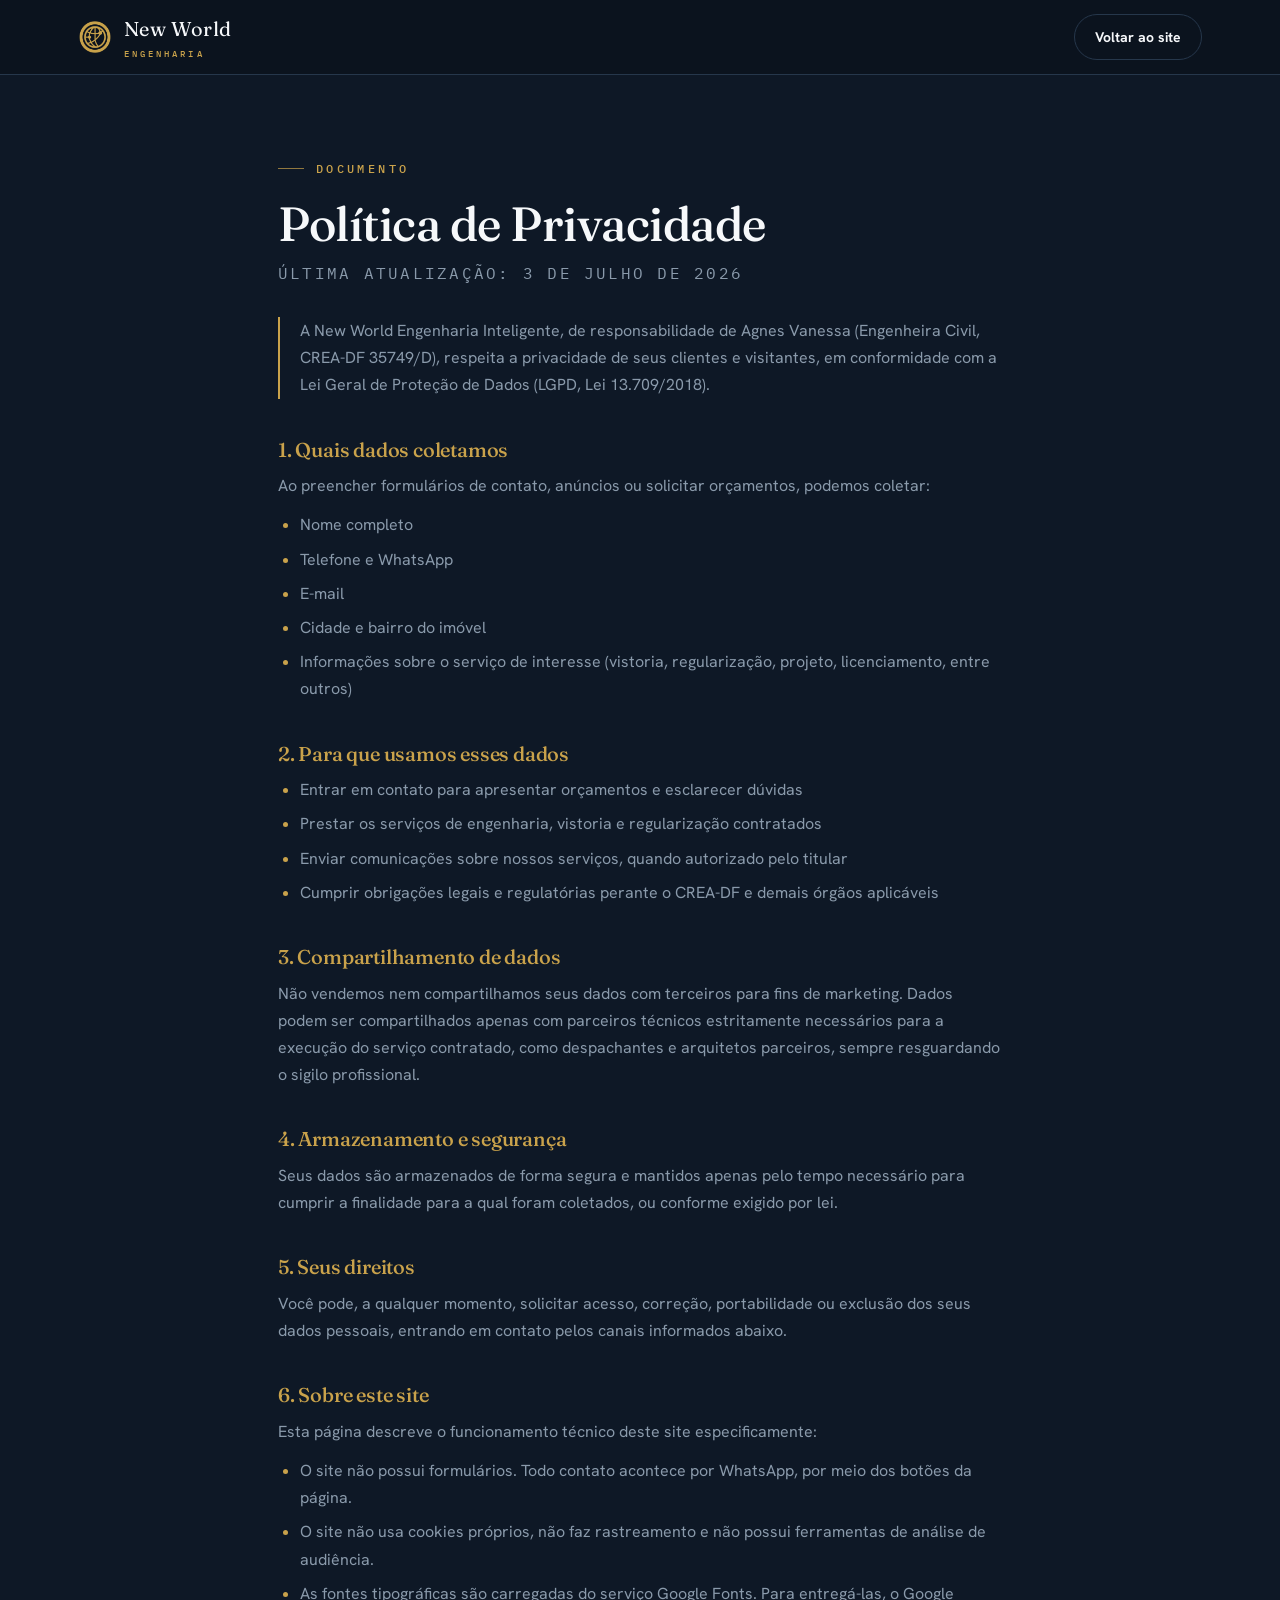
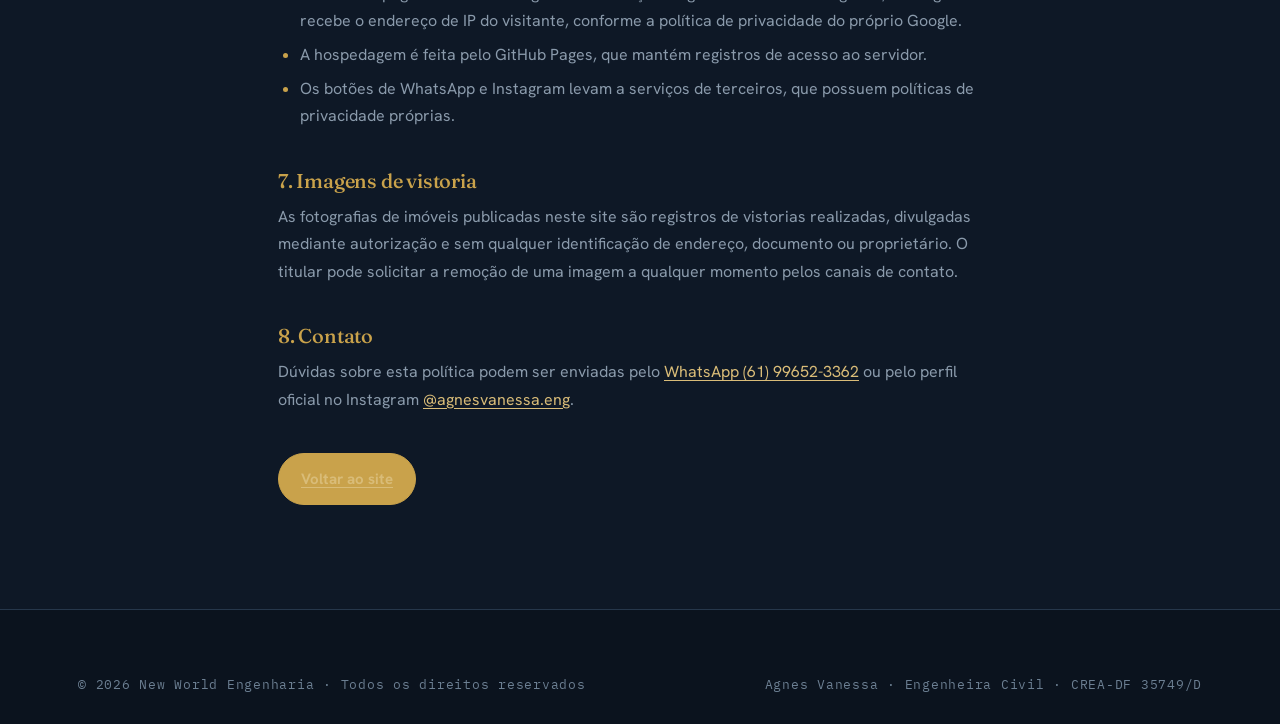
<file: privacidade.html>
<!DOCTYPE html>
<html lang="pt-BR">
<head>
<meta charset="UTF-8">
<meta name="viewport" content="width=device-width, initial-scale=1.0">
<title>Política de Privacidade · New World Engenharia</title>
<meta name="description" content="Como a New World Engenharia trata os dados pessoais de clientes e visitantes, em conformidade com a LGPD.">
<meta name="robots" content="index, follow">
<meta name="theme-color" content="#0E1826">
<link rel="canonical" href="https://www.newworldengenharia.com.br/privacidade.html">
<link rel="icon" type="image/png" href="assets/favicon.png">
<link rel="apple-touch-icon" href="assets/apple-touch-icon.png">

<link rel="preconnect" href="https://fonts.googleapis.com">
<link rel="preconnect" href="https://fonts.gstatic.com" crossorigin>
<link href="https://fonts.googleapis.com/css2?family=Fraunces:ital,opsz,wght@0,9..144,400;0,9..144,500;0,9..144,600;1,9..144,400&family=Hanken+Grotesk:wght@400;500;600;700&family=IBM+Plex+Mono:wght@400;500&display=swap" rel="stylesheet">
<link rel="stylesheet" href="styles.css">
</head>
<body>

<header id="hdr" class="scrolled">
  <div class="wrap nav">
    <a href="index.html" class="brand">
      <img class="globe" src="assets/logo-mark.webp" width="128" height="128" alt="" decoding="async">
      <span>New World<small>Engenharia</small></span>
    </a>
    <a class="btn ghost" href="index.html">Voltar ao site</a>
  </div>
</header>

<section class="sec legal">
  <div class="wrap">
    <span class="eyebrow">Documento</span>
    <h1>Política de Privacidade</h1>
    <p class="legal-meta">Última atualização: 3 de julho de 2026</p>

    <p class="legal-intro">A New World Engenharia Inteligente, de responsabilidade de Agnes Vanessa
    (Engenheira Civil, CREA-DF 35749/D), respeita a privacidade de seus clientes e visitantes, em
    conformidade com a Lei Geral de Proteção de Dados (LGPD, Lei 13.709/2018).</p>

    <h2>1. Quais dados coletamos</h2>
    <p>Ao preencher formulários de contato, anúncios ou solicitar orçamentos, podemos coletar:</p>
    <ul>
      <li>Nome completo</li>
      <li>Telefone e WhatsApp</li>
      <li>E-mail</li>
      <li>Cidade e bairro do imóvel</li>
      <li>Informações sobre o serviço de interesse (vistoria, regularização, projeto, licenciamento, entre outros)</li>
    </ul>

    <h2>2. Para que usamos esses dados</h2>
    <ul>
      <li>Entrar em contato para apresentar orçamentos e esclarecer dúvidas</li>
      <li>Prestar os serviços de engenharia, vistoria e regularização contratados</li>
      <li>Enviar comunicações sobre nossos serviços, quando autorizado pelo titular</li>
      <li>Cumprir obrigações legais e regulatórias perante o CREA-DF e demais órgãos aplicáveis</li>
    </ul>

    <h2>3. Compartilhamento de dados</h2>
    <p>Não vendemos nem compartilhamos seus dados com terceiros para fins de marketing. Dados podem
    ser compartilhados apenas com parceiros técnicos estritamente necessários para a execução do
    serviço contratado, como despachantes e arquitetos parceiros, sempre resguardando o sigilo
    profissional.</p>

    <h2>4. Armazenamento e segurança</h2>
    <p>Seus dados são armazenados de forma segura e mantidos apenas pelo tempo necessário para
    cumprir a finalidade para a qual foram coletados, ou conforme exigido por lei.</p>

    <h2>5. Seus direitos</h2>
    <p>Você pode, a qualquer momento, solicitar acesso, correção, portabilidade ou exclusão dos seus
    dados pessoais, entrando em contato pelos canais informados abaixo.</p>

    <h2>6. Sobre este site</h2>
    <p>Esta página descreve o funcionamento técnico deste site especificamente:</p>
    <ul>
      <li>O site não possui formulários. Todo contato acontece por WhatsApp, por meio dos botões da página.</li>
      <li>O site não usa cookies próprios, não faz rastreamento e não possui ferramentas de análise de audiência.</li>
      <li>As fontes tipográficas são carregadas do serviço Google Fonts. Para entregá-las, o Google
      recebe o endereço de IP do visitante, conforme a política de privacidade do próprio Google.</li>
      <li>A hospedagem é feita pelo GitHub Pages, que mantém registros de acesso ao servidor.</li>
      <li>Os botões de WhatsApp e Instagram levam a serviços de terceiros, que possuem políticas de
      privacidade próprias.</li>
    </ul>

    <h2>7. Imagens de vistoria</h2>
    <p>As fotografias de imóveis publicadas neste site são registros de vistorias realizadas,
    divulgadas mediante autorização e sem qualquer identificação de endereço, documento ou
    proprietário. O titular pode solicitar a remoção de uma imagem a qualquer momento pelos canais
    de contato.</p>

    <h2>8. Contato</h2>
    <p>Dúvidas sobre esta política podem ser enviadas pelo
    <a href="https://wa.me/5561996523362?text=Ol%C3%A1!%20Tenho%20uma%20d%C3%BAvida%20sobre%20a%20pol%C3%ADtica%20de%20privacidade." target="_blank" rel="noopener">WhatsApp (61) 99652-3362</a>
    ou pelo perfil oficial no Instagram
    <a href="https://www.instagram.com/agnesvanessa.eng" target="_blank" rel="noopener">@agnesvanessa.eng</a>.</p>

    <a class="btn" href="index.html" style="margin-top:40px">Voltar ao site</a>
  </div>
</section>

<footer>
  <div class="wrap">
    <div class="foot-bottom" style="border-top:0;margin-top:0;padding-top:0">
      <p>© 2026 New World Engenharia · Todos os direitos reservados</p>
      <p>Agnes Vanessa · Engenheira Civil · <span class="nowrap">CREA-DF 35749/D</span></p>
    </div>
  </div>
</footer>

</body>
</html>
</file>
<file: styles.css>
/* ==========================================================================
   New World Engenharia - folha de estilo
   Estrutura: index.html | Comportamento: script.js
   ========================================================================== */
:root{
  --midnight:#0B131E;
  --navy:#0E1826;
  --navy-2:#14202F;
  --card:#16233385;
  --line:#26374B;
  --gold:#C9A24B;
  --gold-soft:#D9BC78;
  --cream:#F3EEE2;
  --cream-2:#E7DFCC;
  --ink:#0B131E;
  --muted:#8A9AAB;
  --muted-2:#6C7F92;
  --white:#F6F8FA;
  --r:14px;
  --maxw:1180px;
  --mark:#C4212A;   /* vermelho do adesivo de marcação usado em campo */
}
*{margin:0;padding:0;box-sizing:border-box}
html{scroll-behavior:smooth}
body{
  background:var(--navy);
  color:var(--white);
  font-family:'Hanken Grotesk',system-ui,sans-serif;
  font-size:17px;line-height:1.6;
  -webkit-font-smoothing:antialiased;
  overflow-x:hidden;
}
h1,h2,h3{font-family:'Fraunces',Georgia,serif;font-weight:500;line-height:1.08;letter-spacing:-.01em}
a{color:inherit;text-decoration:none}
img{max-width:100%;display:block}
.wrap{max-width:var(--maxw);margin:0 auto;padding:0 28px}
.mono{font-family:'IBM Plex Mono',monospace;font-weight:500;letter-spacing:.14em;text-transform:uppercase}

/* eyebrow */
.eyebrow{
  font-family:'IBM Plex Mono',monospace;font-size:12px;font-weight:500;
  letter-spacing:.28em;text-transform:uppercase;color:var(--gold);
  display:inline-flex;align-items:center;gap:12px;
}
.eyebrow::before{content:"";width:26px;height:1px;background:var(--gold);opacity:.7}

/* ---------- registration corners (assinatura) ---------- */
.reg{position:relative}
.reg::before,.reg::after{
  content:"";position:absolute;width:16px;height:16px;pointer-events:none;
  border-color:var(--gold);opacity:.45;
}
.reg::before{top:14px;left:14px;border-left:1.5px solid;border-top:1.5px solid}
.reg::after{bottom:14px;right:14px;border-right:1.5px solid;border-bottom:1.5px solid}

/* ---------- nav ---------- */
header{position:fixed;top:0;left:0;right:0;z-index:50;transition:.35s}
header.scrolled{background:rgba(11,19,30,.82);backdrop-filter:blur(14px);border-bottom:1px solid var(--line)}
.nav{display:flex;align-items:center;justify-content:space-between;height:74px}
.brand{display:flex;align-items:center;gap:12px;font-family:'Fraunces',serif;font-size:20px;letter-spacing:.02em}
.brand .globe{width:34px;height:34px;flex:0 0 34px}  /* marca oficial: precisa de mais corpo que o icone antigo */
.brand small{display:block;font-family:'IBM Plex Mono',monospace;font-size:9px;letter-spacing:.34em;color:var(--gold);text-transform:uppercase;margin-top:2px;font-weight:500}
.navlinks{display:flex;gap:34px;align-items:center}
.navlinks a{font-size:14.5px;color:var(--muted);transition:.2s;font-weight:500}
.navlinks a:hover{color:var(--white)}
.btn{
  display:inline-flex;align-items:center;gap:9px;background:var(--gold);color:var(--ink);
  font-weight:700;font-size:15px;padding:13px 22px;border-radius:100px;transition:.25s;
  border:1px solid var(--gold);white-space:nowrap;
}
.btn:hover{background:var(--gold-soft);transform:translateY(-2px);box-shadow:0 12px 30px -10px rgba(201,162,75,.6)}
.btn.ghost{background:transparent;color:var(--white);border:1px solid var(--line)}
.btn.ghost:hover{border-color:var(--gold);color:var(--gold);box-shadow:none;transform:translateY(-2px)}
.btn svg{width:17px;height:17px}
.nav .btn{padding:11px 20px;font-size:14px}
.menu-toggle{display:none;background:none;border:1px solid var(--line);border-radius:9px;padding:9px;cursor:pointer}
.menu-toggle span{display:block;width:20px;height:2px;background:var(--white);margin:4px 0;transition:.3s}

/* ---------- hero ---------- */
.hero{position:relative;padding:150px 0 90px;overflow:hidden}
.hero-grid-bg{position:absolute;inset:0;z-index:0;
  background-image:
    linear-gradient(rgba(201,162,75,.05) 1px,transparent 1px),
    linear-gradient(90deg,rgba(201,162,75,.05) 1px,transparent 1px);
  background-size:54px 54px;
  opacity:.5;
}
.hero .wrap{position:relative;z-index:2}
.hero-inner{display:grid;grid-template-columns:1.15fr .85fr;gap:56px;align-items:center}
.hero h1{font-size:clamp(2.6rem,5.6vw,4.5rem);margin:26px 0 22px}
.hero h1 em{font-style:italic;color:var(--gold);font-weight:400}
.hero p.lead{font-size:1.18rem;color:var(--muted);max-width:520px;margin-bottom:34px}
.hero-cta{display:flex;gap:14px;flex-wrap:wrap}
.hero-trust{display:flex;gap:12px;margin-top:48px;flex-wrap:wrap}
.chip{display:inline-flex;align-items:center;gap:9px;font-size:13.5px;color:var(--muted);
  border:1px solid var(--line);border-radius:100px;padding:9px 16px;background:rgba(20,32,47,.4)}
.chip svg{width:17px;height:17px;color:var(--gold);flex:0 0 17px}
.chip-av{width:25px;height:25px;flex:0 0 25px;border-radius:50%;object-fit:cover;object-position:50% 30%;border:1px solid rgba(201,162,75,.55)}

/* hero card / blueprint visual */
.blueprint{
  position:relative;border:1px solid var(--line);border-radius:var(--r);
  background:var(--navy-2);
  padding:30px 28px;aspect-ratio:4/4.6;display:flex;flex-direction:column;justify-content:space-between;
  box-shadow:0 40px 80px -30px rgba(0,0,0,.7);
}
.blueprint .bp-grid{position:absolute;inset:0;border-radius:var(--r);overflow:hidden;opacity:.5;
  background-image:linear-gradient(rgba(201,162,75,.08) 1px,transparent 1px),linear-gradient(90deg,rgba(201,162,75,.08) 1px,transparent 1px);
  background-size:28px 28px}
.bp-tag{position:relative;font-family:'IBM Plex Mono',monospace;font-size:10px;letter-spacing:.2em;color:var(--gold);text-transform:uppercase;display:flex;justify-content:space-between}
.bp-house{position:relative;flex:1;display:flex;align-items:center;justify-content:center;padding:10px 0}
.bp-house svg{width:100%;max-width:260px;height:auto}
.bp-foot{position:relative;border-top:1px solid var(--line);padding-top:16px}
.bp-foot .t{font-family:'Fraunces',serif;font-size:1.15rem;color:var(--white)}
.bp-foot .s{font-size:13.5px;color:var(--muted);margin-top:4px;max-width:66%}  /* deixa o selo dourado livre */
.bp-badge{position:absolute;right:-16px;bottom:38px;z-index:3;background:var(--gold);color:var(--ink);
  border-radius:12px;padding:14px 18px;box-shadow:0 20px 40px -14px rgba(201,162,75,.7);max-width:190px}
.bp-badge .bt{font-family:'IBM Plex Mono',monospace;font-size:10px;letter-spacing:.14em;text-transform:uppercase;opacity:.7}
.bp-badge .bv{font-family:'Fraunces',serif;font-size:1.05rem;line-height:1.15;margin-top:3px;font-weight:600}

/* ---------- credential strip ---------- */
.strip{border-top:1px solid var(--line);border-bottom:1px solid var(--line);background:var(--midnight)}
.strip .wrap{display:flex;flex-wrap:wrap;gap:16px 44px;justify-content:center;align-items:center;padding-top:22px;padding-bottom:22px}
.strip span{font-family:'IBM Plex Mono',monospace;font-size:12.5px;letter-spacing:.1em;color:var(--muted);text-transform:uppercase;display:flex;align-items:center;gap:10px}
.strip span::before{content:"";width:6px;height:6px;background:var(--gold);border-radius:50%;flex:0 0 6px}

/* ---------- section base ---------- */
section{position:relative}
.sec{padding:104px 0}
.sec-head{max-width:660px;margin-bottom:56px}
.sec-head h2{font-size:clamp(2rem,3.8vw,3rem);margin:20px 0 18px}
.sec-head p{color:var(--muted);font-size:1.1rem}
.sec.light{background:var(--cream);color:var(--ink)}
.sec.light .sec-head p{color:#55636f}
.sec.light h2{color:var(--ink)}

/* ---------- services ---------- */
.svc-grid{display:grid;grid-template-columns:repeat(3,1fr);gap:20px}
.svc{
  position:relative;border:1px solid var(--line);border-radius:var(--r);padding:32px 28px 30px;
  background:var(--navy-2);transition:.3s;overflow:hidden;
}
.svc::after{content:"";position:absolute;left:0;top:0;height:2px;width:0;background:var(--gold);transition:.4s}
.svc:hover{transform:translateY(-6px);border-color:#3a5069}
.svc:hover::after{width:100%}
.svc .num{font-family:'IBM Plex Mono',monospace;font-size:12px;color:var(--gold);letter-spacing:.1em}
.svc .ico{width:44px;height:44px;margin:18px 0 20px;color:var(--gold)}
.svc h3{font-size:1.4rem;margin-bottom:10px;color:var(--white)}
.svc p{font-size:15px;color:var(--muted);line-height:1.62}

/* card largo do servico para empresa */
.svc-wide{grid-column:1/-1;display:grid;grid-template-columns:1fr auto;gap:36px;align-items:center;
  padding:34px 34px 32px;background:linear-gradient(120deg,var(--navy-2),rgba(201,162,75,.07))}
.svc-wide .num{color:var(--gold);letter-spacing:.14em;text-transform:uppercase;font-size:11px}
.svc-wide h3{margin:14px 0 10px;max-width:22ch}
.svc-wide p{max-width:62ch}
.svc-wide-tags{display:flex;gap:9px;flex-wrap:wrap;margin-top:20px}
.svc-wide-tags span{font-family:'IBM Plex Mono',monospace;font-size:10.5px;letter-spacing:.1em;
  text-transform:uppercase;color:var(--gold-soft);border:1px solid var(--line);border-radius:100px;padding:6px 13px}
.svc-wide-cta{display:flex;flex-direction:column;align-items:center;gap:20px;flex:0 0 auto}
.svc-wide-cta .ico{width:52px;height:52px;color:var(--gold);margin:0;opacity:.85}

/* ---------- area de atendimento ---------- */
.areas{background:var(--midnight);padding-bottom:96px}
.areas-head{max-width:680px;margin-bottom:38px}
.areas-head h2{font-size:clamp(1.8rem,3.2vw,2.5rem);margin:20px 0 16px}
.areas-head p{color:var(--muted);font-size:1.05rem}
.areas-list{list-style:none;display:flex;flex-wrap:wrap;gap:10px}
.areas-list li{font-size:13.5px;color:var(--muted);border:1px solid var(--line);border-radius:100px;
  padding:8px 16px;background:rgba(20,32,47,.45);transition:.25s}
.areas-list li:hover{border-color:var(--gold);color:var(--white)}

/* ---------- protection band ---------- */
.protect{background:var(--midnight);position:relative;overflow:hidden}
.protect .pill-grid{display:grid;grid-template-columns:1fr 1fr;gap:56px;align-items:center}
.protect h2{font-size:clamp(2rem,4vw,3.2rem);margin:20px 0 20px}
.protect h2 em{font-style:italic;color:var(--gold);font-weight:400}
.protect p.big{color:var(--muted);font-size:1.12rem;margin-bottom:14px;max-width:480px}
.pillars{display:grid;grid-template-columns:1fr 1fr;gap:16px}
.pillar{border:1px solid var(--line);border-radius:12px;padding:24px 22px;background:rgba(11,19,30,.5);transition:.3s}
.pillar:hover{border-color:var(--gold);background:rgba(201,162,75,.05)}
.pillar .pi{width:32px;height:32px;color:var(--gold);margin-bottom:14px}
.pillar h4{font-family:'Hanken Grotesk';font-size:15.5px;font-weight:700;color:var(--white);margin-bottom:6px}
.pillar p{font-size:13.5px;color:var(--muted);line-height:1.5}

/* ---------- evidências ----------
   O anel de marcação fica em cima do defeito via --mx/--my definidos no HTML.
   Nas fotos que já têm o adesivo vermelho, o anel abraça o adesivo real. */
.evid{background:var(--midnight)}
.evid h2 em{font-style:italic;color:var(--gold);font-weight:400}
.ev-rail{display:grid;grid-template-columns:repeat(4,1fr);gap:16px}
.ev{
  position:relative;border:1px solid var(--line);border-radius:var(--r);
  background:var(--navy-2);overflow:hidden;transition:border-color .35s,transform .35s;
}
.ev:hover,.ev:focus-visible{border-color:rgba(201,162,75,.55);transform:translateY(-4px)}
.ev:focus-visible{outline:1px solid var(--gold);outline-offset:2px}
.ev-top{position:relative;overflow:hidden}
.ev-ph{position:relative;aspect-ratio:4/5;overflow:hidden;background:#0d1724}
.ev-ph img{
  width:100%;height:100%;object-fit:cover;
  filter:saturate(.72) brightness(.84);
  transition:filter .5s ease,transform .8s cubic-bezier(.2,.7,.2,1);
}
.ev:hover .ev-ph img,.ev:focus-within .ev-ph img{filter:none;transform:scale(1.04)}

.ev-mark{
  position:absolute;left:var(--mx);top:var(--my);
  width:23%;aspect-ratio:1;transform:translate(-50%,-50%);
  border:1.5px solid var(--mark);border-radius:50%;
  pointer-events:none;z-index:2;
}
/* miras do alvo, no espírito do desenho técnico do hero */
.ev-mark::before{
  content:"";position:absolute;inset:-16%;
  background:
    linear-gradient(var(--mark),var(--mark)) 50% 0/1px 20% no-repeat,
    linear-gradient(var(--mark),var(--mark)) 50% 100%/1px 20% no-repeat,
    linear-gradient(var(--mark),var(--mark)) 0 50%/20% 1px no-repeat,
    linear-gradient(var(--mark),var(--mark)) 100% 50%/20% 1px no-repeat;
  opacity:.85;
}
.ev-mark::after{content:"";position:absolute;inset:-1px;border:1px solid var(--mark);border-radius:50%;opacity:0}
.ev.in .ev-mark::after{animation:mkpulse 3s cubic-bezier(.2,.7,.2,1) infinite}
@keyframes mkpulse{
  0%{transform:scale(1);opacity:.75}
  65%{transform:scale(1.85);opacity:0}
  100%{transform:scale(1.85);opacity:0}
}

.ev-read{
  position:absolute;left:0;right:0;bottom:0;z-index:3;
  padding:40px 18px 18px;
  background:linear-gradient(to top,rgba(11,19,30,.97) 62%,rgba(11,19,30,0));
  transform:translateY(101%);
  transition:transform .45s cubic-bezier(.2,.7,.2,1);
}
.ev:hover .ev-read,.ev:focus-within .ev-read{transform:translateY(0)}
.ev-read p{font-size:13.5px;line-height:1.55;color:#D5DEE7}

.ev-body{padding:16px 18px 20px}
.ev-tag{font-family:'IBM Plex Mono',monospace;font-size:10px;font-weight:500;letter-spacing:.16em;text-transform:uppercase;color:var(--gold)}
.ev-body h3{font-size:1.02rem;line-height:1.24;color:var(--white);margin-top:8px}
.ev-note{margin-top:26px;font-size:12.5px;color:var(--muted-2);max-width:640px}

/* ---------- about ---------- */
.about-grid{display:grid;grid-template-columns:.9fr 1.1fr;gap:60px;align-items:center}
.portrait{
  position:relative;border-radius:var(--r);aspect-ratio:4/4.7;overflow:hidden;
  background:#12202f;border:1px solid var(--line);
  display:flex;align-items:center;justify-content:center;
}
/* o retrato ja vem recortado em circulo com fundo transparente */
.portrait::before{content:"";position:absolute;inset:0;
  background-image:linear-gradient(rgba(201,162,75,.08) 1px,transparent 1px),linear-gradient(90deg,rgba(201,162,75,.08) 1px,transparent 1px);
  background-size:28px 28px;opacity:.6}
.portrait img{position:relative;width:78%;height:auto;aspect-ratio:1;border-radius:50%;
  box-shadow:0 0 0 1px rgba(201,162,75,.5),0 30px 60px -24px rgba(0,0,0,.85)}
.portrait .ph{text-align:center;padding:30px}
.portrait .ph svg{width:56px;height:56px;color:var(--gold);opacity:.7;margin:0 auto 16px}
.portrait .ph .mono{font-size:11px;color:var(--muted);letter-spacing:.16em;line-height:1.8}
.about .sig{font-family:'Fraunces',serif;font-style:italic;font-size:1.5rem;color:var(--gold);margin:22px 0 6px}
.about .crea{font-size:11px;color:var(--muted-2);margin-bottom:14px}
.about-list{margin-top:30px;display:flex;flex-direction:column;gap:22px}
.about-item{display:flex;gap:18px;align-items:flex-start}
.about-item .ai{flex:0 0 40px;width:40px;height:40px;border:1px solid var(--line);border-radius:10px;display:flex;align-items:center;justify-content:center;color:var(--gold)}
.about-item .ai svg{width:20px;height:20px}
.about-item h4{font-family:'Hanken Grotesk';font-size:16px;font-weight:700;color:var(--white);margin-bottom:3px}
.about-item p{font-size:14.5px;color:var(--muted)}

/* ---------- process ---------- */
.steps{display:grid;grid-template-columns:repeat(4,1fr);gap:0;position:relative}
.step{padding:0 26px;position:relative}
.step:not(:last-child)::after{content:"";position:absolute;right:0;top:20px;width:1px;height:44px;background:#c9c3b4}
.step .sn{font-family:'IBM Plex Mono',monospace;font-size:13px;color:var(--ink);background:var(--gold);width:40px;height:40px;border-radius:50%;display:flex;align-items:center;justify-content:center;font-weight:500;margin-bottom:22px}
.sec.light .step h3{font-size:1.25rem;color:var(--ink);margin-bottom:10px}
.sec.light .step p{font-size:14.5px;color:#55636f}

/* ---------- faq ---------- */
.faq-grid{display:grid;grid-template-columns:.7fr 1.3fr;gap:56px;align-items:start}
.faq-item{border-bottom:1px solid var(--line);padding:6px 0}
.faq-q{width:100%;text-align:left;background:none;border:none;color:var(--white);cursor:pointer;
  font-family:'Fraunces',serif;font-size:1.22rem;font-weight:500;padding:22px 44px 22px 0;position:relative;display:flex}
.faq-q .pm{position:absolute;right:0;top:50%;transform:translateY(-50%);width:22px;height:22px;color:var(--gold);transition:.3s}
.faq-item.open .faq-q .pm{transform:translateY(-50%) rotate(45deg)}
.faq-a{max-height:0;overflow:hidden;transition:max-height .4s ease;color:var(--muted)}
.faq-a p{padding:0 40px 24px 0;font-size:15.5px;line-height:1.65}

/* ---------- final cta ---------- */
.final{position:relative;overflow:hidden;padding:110px 0}
.final .fbg{position:absolute;inset:0;background:var(--midnight)}
.final .fgrid{position:absolute;inset:0;opacity:.4;
  background-image:linear-gradient(rgba(201,162,75,.06) 1px,transparent 1px),linear-gradient(90deg,rgba(201,162,75,.06) 1px,transparent 1px);
  background-size:48px 48px}
.final .wrap{position:relative;text-align:center;z-index:2}
.final h2{font-size:clamp(2.2rem,4.6vw,3.6rem);max-width:800px;margin:22px auto 22px}
.final h2 em{font-style:italic;color:var(--gold);font-weight:400}
.final p{color:var(--muted);font-size:1.15rem;max-width:540px;margin:0 auto 38px}

/* ---------- bastidores em vídeo (dentro do "como funciona") ---------- */
.vidwrap{margin-top:70px;border-top:1px solid rgba(11,19,30,.14);padding-top:44px}
.vid-head{display:flex;align-items:baseline;gap:10px 26px;flex-wrap:wrap;margin-bottom:26px}
.vid-head h3{font-size:1.55rem;color:var(--ink)}
.vid-head p{font-size:14.5px;color:#55636f}
.vids{display:grid;grid-template-columns:repeat(4,1fr);gap:16px}
.vid{
  position:relative;border-radius:var(--r);overflow:hidden;background:#0B131E;
  border:1px solid rgba(11,19,30,.12);box-shadow:0 22px 44px -30px rgba(11,19,30,.9);
}
.vid video{display:block;width:100%;aspect-ratio:9/16;object-fit:cover;background:#0B131E}
.vid-btn{
  position:absolute;inset:0;width:100%;border:0;padding:0;background:transparent;cursor:pointer;
  display:flex;align-items:center;justify-content:center;z-index:2;
}
.vid-btn span{
  width:54px;height:54px;border-radius:50%;background:var(--gold);color:var(--ink);
  display:flex;align-items:center;justify-content:center;
  box-shadow:0 16px 34px -12px rgba(11,19,30,.9);transition:transform .25s,opacity .3s;
}
.vid-btn span svg{width:22px;height:22px}
.vid-btn:hover span{transform:scale(1.09)}
.vid-btn:focus-visible{outline:2px solid var(--gold);outline-offset:-4px}
.i-pause{display:none}
.vid.on .i-play{display:none}
.vid.on .i-pause{display:block}
.vid.on .vid-btn span{opacity:0}
.vid.on:hover .vid-btn span,.vid.on .vid-btn:focus-visible span{opacity:1}
.vid-cap{
  position:absolute;left:0;right:0;bottom:0;z-index:1;pointer-events:none;
  padding:44px 14px 13px;color:#EDF1F5;font-size:12.5px;line-height:1.38;
  background:linear-gradient(to top,rgba(11,19,30,.94) 45%,rgba(11,19,30,0));
  transition:opacity .3s;
}
.vid-cap b{
  display:block;font-family:'IBM Plex Mono',monospace;font-weight:500;font-size:9.5px;
  letter-spacing:.16em;text-transform:uppercase;color:var(--gold-soft);margin-bottom:5px;
}
.vid.on .vid-cap{opacity:0}
.vid.on:hover .vid-cap{opacity:1}

/* ---------- social proof ---------- */
/* Os tres depoimentos tem 493, 847 e 562 caracteres. Para a grade fechar
   alinhada, todos aparecem com a mesma quantidade de linhas e o restante abre
   no clique. Assim nenhum texto e cortado e nenhum card fica maior que o outro. */
.proof-grid{display:grid;grid-template-columns:repeat(3,1fr);gap:20px;align-items:start}
.quote{position:relative;border:1px solid var(--line);border-radius:var(--r);padding:30px 28px 26px;
  background:var(--navy-2);display:flex;flex-direction:column;gap:18px;
  transition:border-color .25s,background .25s}
.quote:hover{border-color:rgba(201,162,75,.4)}
.quote .q-mark{font-family:'Fraunces',serif;font-size:3.4rem;line-height:.5;color:var(--gold);opacity:.55;height:26px}
.quote blockquote{font-size:15.5px;line-height:1.68;color:var(--white);
  display:-webkit-box;-webkit-box-orient:vertical;-webkit-line-clamp:9;overflow:hidden}
.quote.aberto blockquote{-webkit-line-clamp:unset;overflow:visible}

.q-more{align-self:flex-start;background:none;border:0;padding:0;cursor:pointer;
  font-family:'IBM Plex Mono',monospace;font-size:10.5px;letter-spacing:.16em;text-transform:uppercase;
  color:var(--gold);display:inline-flex;align-items:center;gap:9px;transition:color .2s}
.q-more::after{content:"";width:16px;height:1px;background:currentColor;transition:width .25s}
.q-more:hover{color:var(--gold-soft)}
.q-more:hover::after{width:26px}
.q-more:focus-visible{outline:2px solid var(--gold);outline-offset:4px;border-radius:2px}
.q-more[hidden]{display:none}
.quote figcaption{display:flex;align-items:center;gap:13px;border-top:1px solid var(--line);padding-top:18px}
.q-av{width:42px;height:42px;flex:0 0 42px;border-radius:50%;background:rgba(201,162,75,.14);border:1px solid var(--gold);
  color:var(--gold);display:flex;align-items:center;justify-content:center;
  font-family:'IBM Plex Mono',monospace;font-size:12.5px;font-weight:500;letter-spacing:.04em}
.q-who{display:flex;flex-direction:column;line-height:1.3}
.q-who strong{font-family:'Hanken Grotesk';font-size:14.5px;font-weight:700;color:var(--white)}
.q-who em{font-family:'IBM Plex Mono',monospace;font-style:normal;font-size:11px;letter-spacing:.06em;color:var(--muted-2);text-transform:uppercase;margin-top:3px}

/* ---------- partner (B2B engenheiros) ---------- */
.partner{background:var(--midnight);padding:70px 0;border-top:1px solid var(--line)}
.partner-box{position:relative;border:1px solid var(--line);border-left:3px solid var(--gold);
  border-radius:var(--r);background:var(--navy-2);
  padding:44px 46px;display:grid;grid-template-columns:1.6fr .9fr;gap:40px;align-items:center}
.partner-box h2{font-size:clamp(1.5rem,2.6vw,2.1rem);margin:16px 0 16px;color:var(--white)}
.partner-copy p{color:var(--muted);font-size:16px;max-width:560px}
.partner-copy p strong{color:var(--gold-soft);font-weight:600}
.partner-list{list-style:none;margin-top:20px;display:flex;flex-direction:column;gap:9px}
.partner-list li{font-size:14.5px;color:var(--white);display:flex;align-items:center;gap:11px}
.partner-list li::before{content:"";width:16px;height:16px;flex:0 0 16px;border-radius:4px;
  background:rgba(201,162,75,.15);border:1px solid var(--gold);
  background-image:url("data:image/svg+xml,%3Csvg xmlns='http://www.w3.org/2000/svg' viewBox='0 0 16 16' fill='none' stroke='%23C9A24B' stroke-width='2'%3E%3Cpath d='M4 8l3 3 5-6'/%3E%3C/svg%3E");background-repeat:no-repeat;background-position:center}
.partner-cta{display:flex;flex-direction:column;align-items:flex-start;gap:14px}
.partner-note{font-family:'IBM Plex Mono',monospace;font-size:11px;letter-spacing:.1em;color:var(--muted-2);text-transform:uppercase}

/* ---------- footer ---------- */
footer{background:var(--midnight);border-top:1px solid var(--line);padding:64px 0 30px}
.foot-grid{display:grid;grid-template-columns:1.4fr 1fr 1fr;gap:40px;padding-bottom:44px;border-bottom:1px solid var(--line)}
.foot-brand .brand{margin-bottom:18px}
.foot-brand p{color:var(--muted);font-size:14.5px;max-width:300px}
.foot-col h5{font-family:'IBM Plex Mono',monospace;font-size:11px;letter-spacing:.18em;text-transform:uppercase;color:var(--gold);margin-bottom:18px}
.foot-col a,.foot-col p{display:block;color:var(--muted);font-size:14.5px;margin-bottom:12px;transition:.2s}
.foot-col a:hover{color:var(--white)}
.foot-bottom{display:flex;justify-content:space-between;align-items:center;padding-top:26px;flex-wrap:wrap;gap:14px}
.foot-bottom p{font-size:12.5px;color:var(--muted-2);font-family:'IBM Plex Mono',monospace;letter-spacing:.06em}
.socials{display:flex;gap:12px}
.socials a{width:38px;height:38px;border:1px solid var(--line);border-radius:9px;display:flex;align-items:center;justify-content:center;color:var(--muted);transition:.25s}
.socials a:hover{border-color:var(--gold);color:var(--gold);transform:translateY(-2px)}
.socials svg{width:18px;height:18px}

/* whatsapp float */
.wa-float{position:fixed;right:22px;bottom:22px;z-index:60;width:58px;height:58px;border-radius:50%;
  background:#25D366;display:flex;align-items:center;justify-content:center;box-shadow:0 12px 30px -8px rgba(37,211,102,.6);transition:.3s}
.wa-float:hover{transform:scale(1.08)}
.wa-float svg{width:30px;height:30px;color:#fff}

/* ---------- pagina de politica de privacidade ---------- */
.legal{padding-top:150px;max-width:none}
.legal .wrap{max-width:780px}
.legal h1{font-size:clamp(2.2rem,4.4vw,3rem);margin:20px 0 10px}
.legal h2{font-size:1.25rem;color:var(--gold);margin:40px 0 12px}
.legal p,.legal li{color:var(--muted);font-size:16px;line-height:1.7}
.legal p+p{margin-top:12px}
.legal ul{margin:12px 0 0;padding-left:22px}
.legal li{margin-bottom:7px}
.legal li::marker{color:var(--gold)}
.legal a{color:var(--gold-soft);text-decoration:underline;text-underline-offset:3px}
.legal-meta{font-family:'IBM Plex Mono',monospace;font-size:11.5px;letter-spacing:.14em;
  text-transform:uppercase;color:var(--muted-2);margin-bottom:30px}
.legal-intro{font-size:17.5px;color:var(--white);border-left:2px solid var(--gold);padding-left:20px}

/* reveal */
.rev{opacity:0;transform:translateY(26px);transition:opacity .7s cubic-bezier(.2,.7,.2,1),transform .7s cubic-bezier(.2,.7,.2,1)}
.rev.in{opacity:1;transform:none}

/* ---------- responsive ---------- */
@media(max-width:1080px){
  .navlinks{gap:24px}
  .navlinks a{font-size:13.5px}
  .navlinks .nav-md{display:none}
  .ev-rail{grid-template-columns:repeat(3,1fr)}
}
@media(max-width:820px){
  .ev-rail,.vids{grid-template-columns:repeat(2,1fr)}
}
@media(max-width:960px){
  .hero-inner{grid-template-columns:1fr;gap:44px}
  .blueprint{max-width:420px;margin:0 auto}
  .protect .pill-grid,.about-grid,.faq-grid{grid-template-columns:1fr;gap:40px}
  .partner-box{grid-template-columns:1fr;gap:26px;padding:34px 28px}
  .svc-grid{grid-template-columns:1fr 1fr}
  .proof-grid{grid-template-columns:1fr 1fr}
  .steps{grid-template-columns:1fr 1fr;gap:36px 0}
  .step:nth-child(2)::after{display:none}
  .foot-grid{grid-template-columns:1fr 1fr}
}
@media(max-width:640px){
  body{font-size:16px}
  .wrap{padding:0 20px}
  .navlinks{display:none}
  .menu-toggle{display:block}
  .nav .btn{display:none}
  .navlinks.open{display:flex;position:absolute;top:74px;left:0;right:0;flex-direction:column;background:var(--midnight);border-bottom:1px solid var(--line);padding:22px 24px;gap:20px}
  .hero{padding:120px 0 70px}
  .sec{padding:76px 0}
  .final{padding:84px 0}
  .svc-grid,.steps,.pillars,.foot-grid,.proof-grid{grid-template-columns:1fr}
  .svc-wide{grid-template-columns:1fr;gap:26px;padding:30px 26px}
  .svc-wide-cta{flex-direction:row;justify-content:flex-start;align-items:center}
  .svc-wide-cta .ico{width:40px;height:40px}
  .areas{padding-bottom:72px}
  .step:not(:last-child)::after{display:none}
  .hero-stats{gap:26px}
  .bp-badge{right:8px;bottom:8px}
  /* no celular vira trilho horizontal: card grande o bastante para a fissura aparecer */
  .ev-rail,.vids{
    display:flex;overflow-x:auto;gap:14px;scroll-snap-type:x mandatory;
    margin:0 -20px;padding:0 20px 16px;scrollbar-width:none;-webkit-overflow-scrolling:touch;
  }
  .ev-rail::-webkit-scrollbar,.vids::-webkit-scrollbar{display:none}
  .ev{flex:0 0 78%;scroll-snap-align:center}
  .vid{flex:0 0 62%;scroll-snap-align:center}
  .vidwrap{margin-top:54px;padding-top:36px}
}
/* toque ou tela estreita: sem hover, o diagnóstico desce para baixo da foto
   em vez de cobri-la, e a evidência continua inteira à vista */
@media(hover:none),(max-width:640px){
  .ev-ph img{filter:saturate(.9) brightness(.94)}
  .ev-top{overflow:visible}
  .ev-read{position:static;transform:none;background:none;padding:15px 18px 0}
  .ev-read p{color:var(--muted)}
  .ev:hover,.ev:focus-visible{transform:none}
  .ev-body{padding-top:13px}
  .vid-cap,.vid.on .vid-cap{opacity:1}
  .vid.on .vid-btn span{opacity:0}
}
@media(prefers-reduced-motion:reduce){
  *{animation:none!important;transition:none!important}
  .rev{opacity:1;transform:none}
  html{scroll-behavior:auto}
}

/* O registro profissional nunca pode quebrar linha no hifen: partido, o
   "CREA-DF" vira "CREA-" numa linha e "DF" na outra, e parece que o
   estado ficou de fora. */
.nowrap{white-space:nowrap}
</file>
